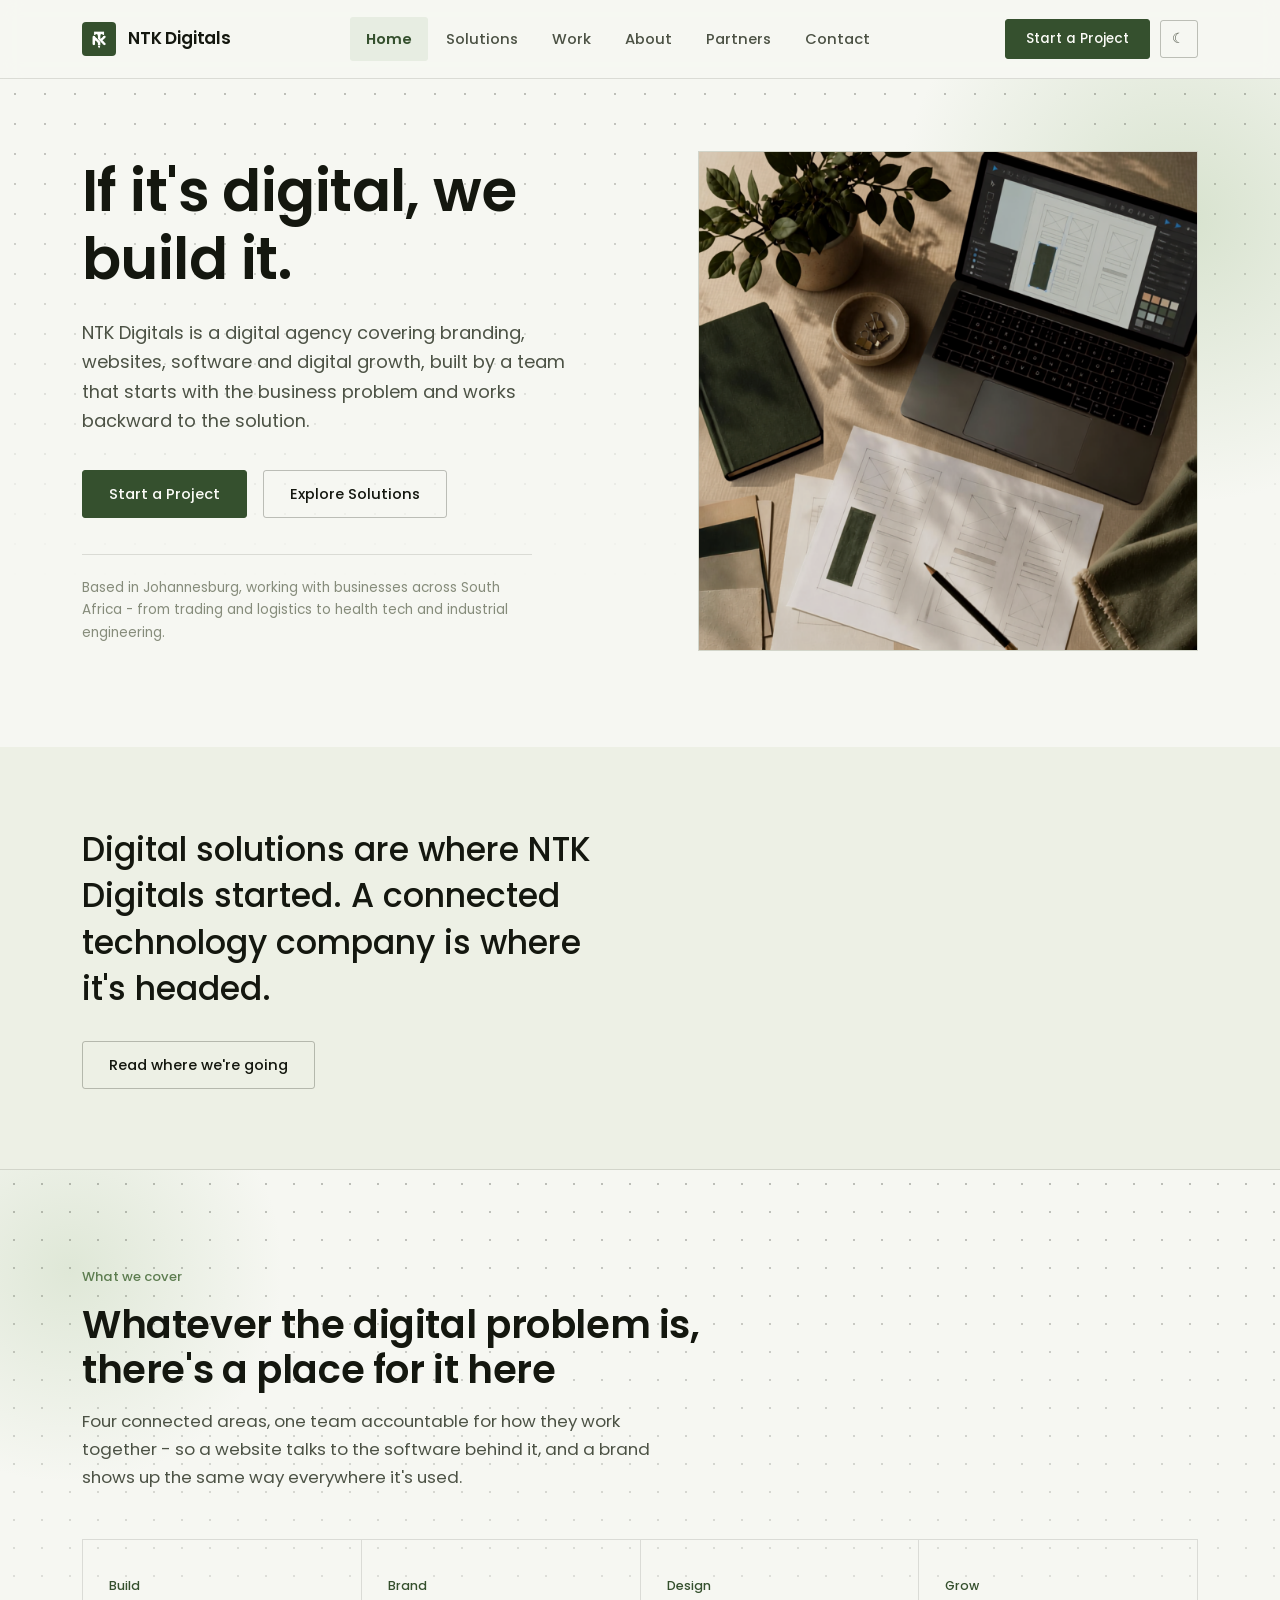
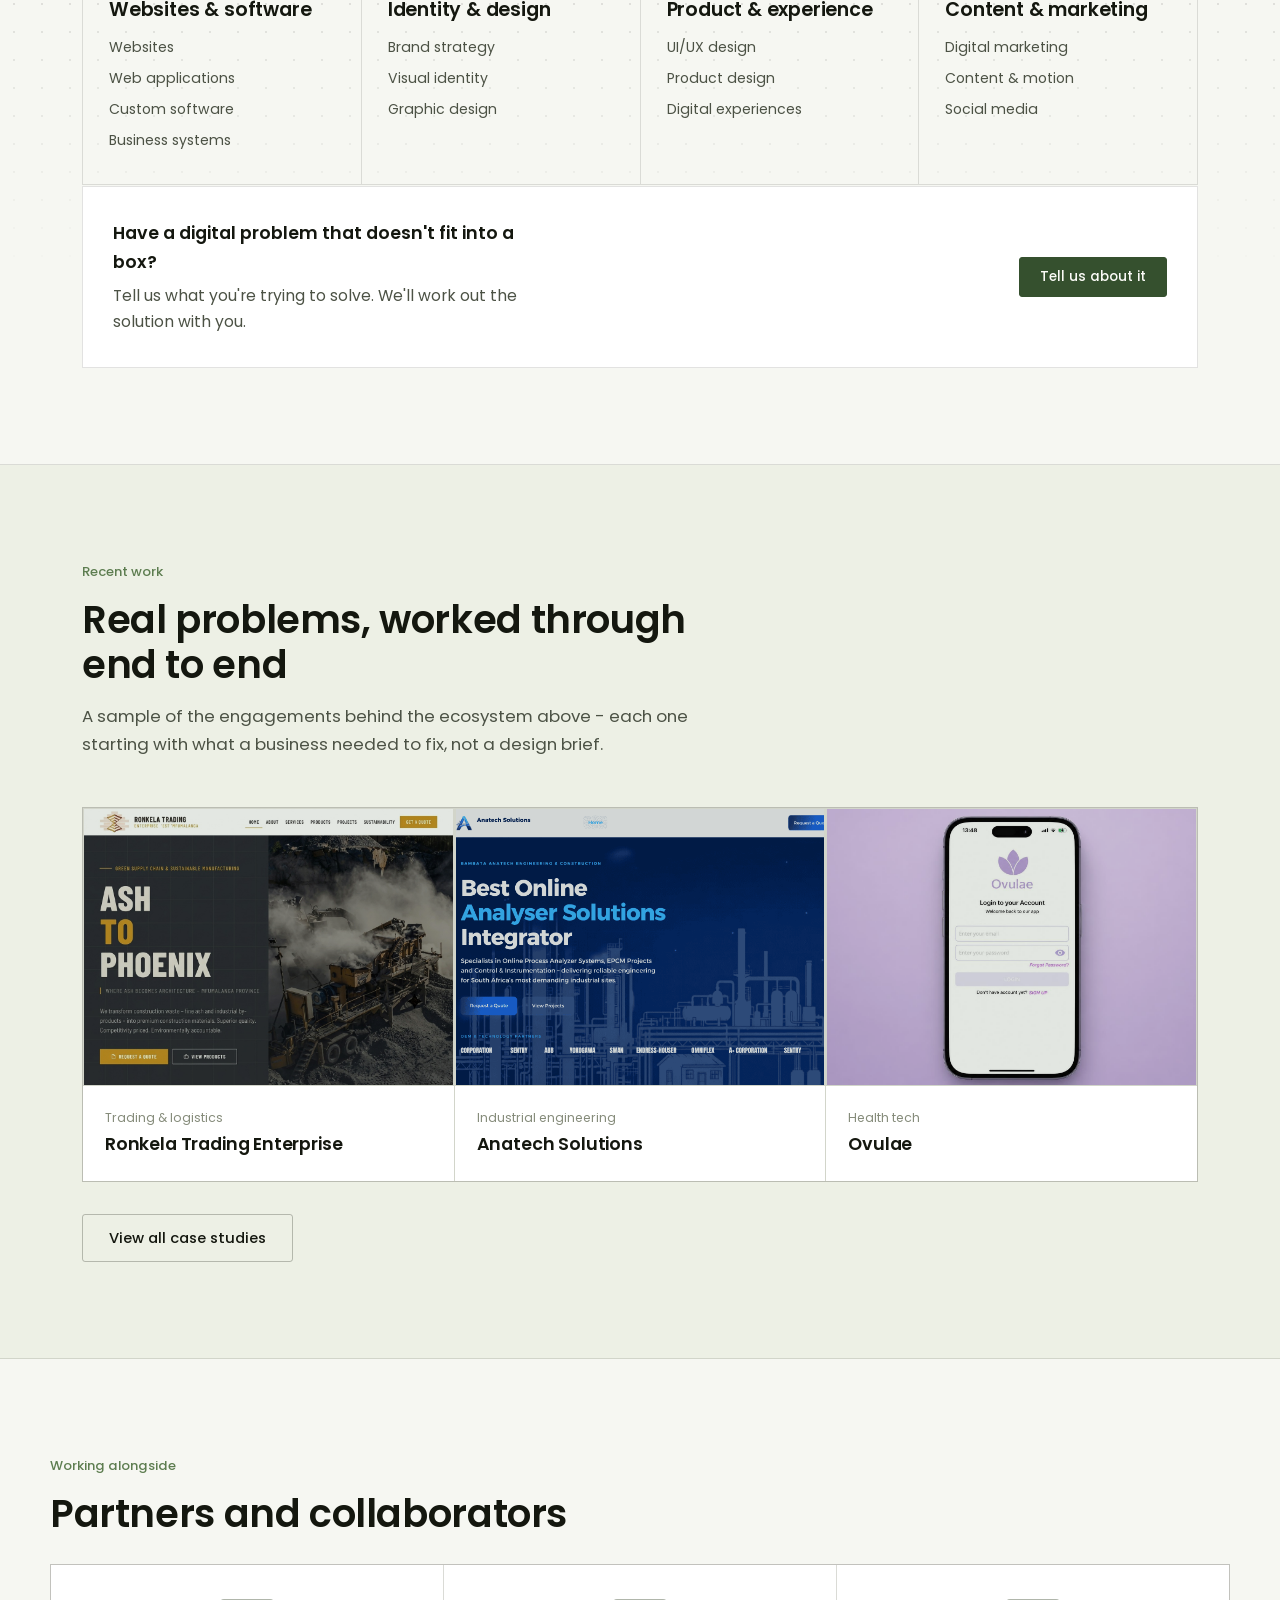
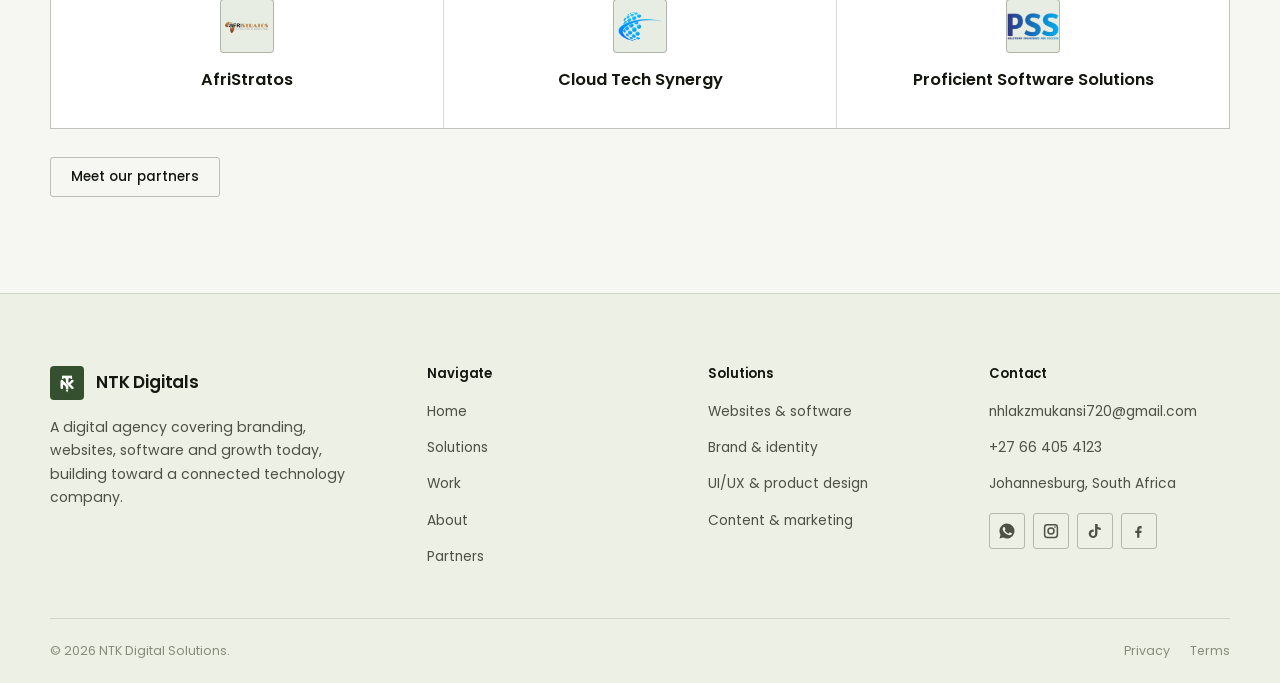
<file: index.html>
<!DOCTYPE html>
<html lang="en" data-theme="light">
<head>
  <!-- Google tag (gtag.js) -->
<script async src="https://www.googletagmanager.com/gtag/js?id=G-7077BY9BQ8"></script>
<script>
  window.dataLayer = window.dataLayer || [];
  function gtag(){dataLayer.push(arguments);}
  gtag('js', new Date());

  gtag('config', 'G-7077BY9BQ8');
</script>
<meta charset="UTF-8">
<meta name="viewport" content="width=device-width, initial-scale=1.0">
<title>NTK Digitals — Digital Agency: Branding, Websites &amp; Software</title>
<meta name="description" content="NTK Digitals is a digital agency covering branding, websites, software and digital growth for South African businesses, with an eye on where digital infrastructure is headed next.">
<link rel="preconnect" href="https://fonts.googleapis.com">
<link rel="preconnect" href="https://fonts.gstatic.com" crossorigin>
<link href="https://fonts.googleapis.com/css2?family=Poppins:wght@300;400;500;600;700&display=swap" rel="stylesheet">
<link rel="stylesheet" href="assets/css/style.css">
  <link rel="icon" href="favicon.ico" sizes="any">
<link rel="icon" type="image/png" sizes="32x32" href="IMAGES/favicon-32.png">
<link rel="icon" type="image/png" sizes="16x16" href="IMAGES/favicon-16.png">
<link rel="apple-touch-icon" href="IMAGES/apple-touch-icon.png">
</head>
<body>

<header class="site">
  <div class="container nav-row">
    <a href="index.html" class="brand">
      <span class="mark"><img src="IMAGES/logo.png" alt="NTK Digitals mark"></span>
      <span class="word">NTK Digitals</span>
    </a>
    <nav class="nav-links" aria-label="Primary">
      <a href="index.html" class="current">Home</a>
      <a href="services.html">Solutions</a>
      <a href="work.html">Work</a>
      <a href="about.html">About</a>
      <a href="partners.html">Partners</a>
      <a href="contact.html">Contact</a>
    </nav>
    <div class="nav-right">
      <a href="contact.html" class="btn btn-primary btn-sm">Start a Project</a>
      <button class="theme-toggle" id="themeToggle" aria-label="Toggle dark mode">☾</button>
      <button class="menu-btn" id="menuBtn" aria-expanded="false" aria-controls="mobilePanel"><span></span><span></span><span></span></button>
    </div>
  </div>
  <nav class="mobile-panel container" id="mobilePanel" aria-label="Mobile">
    <a href="index.html" class="current">Home</a>
    <a href="services.html">Solutions</a>
    <a href="work.html">Work</a>
    <a href="about.html">About</a>
    <a href="partners.html">Partners</a>
    <a href="contact.html">Contact</a>
    <a href="contact.html" class="btn btn-primary btn-sm">Start a Project</a>
  </nav>
</header>

<main>

  <!-- HERO -->
  <section class="hero">
    <div class="container">
    <div class="hero-grid">
      <div class="reveal-in">
        <h1>If it's digital, we build it.</h1>
        <p class="lede">NTK Digitals is a digital agency covering branding, websites, software and digital growth, built by a team that starts with the business problem and works backward to the solution.</p>
        <div class="btn-row">
          <a href="contact.html" class="btn btn-primary">Start a Project</a>
          <a href="services.html" class="btn btn-secondary">Explore Solutions</a>
        </div>
        <p class="hero-note">Based in Johannesburg, working with businesses across South Africa - from trading and logistics to health tech and industrial engineering.</p>
      </div>
      <div class="img-frame hero-visual reveal-in">
        <img src="IMAGES/home%20vis.png" alt="NTK Digitals at work across branding, web and software projects">
      </div>
    </div>
    </div>
  </section>
  <div class="statement">
    <div class="container">
    <p>Digital solutions are where NTK Digitals started. A connected technology company is where it's headed.</p>
    <a href="about.html" class="btn btn-secondary">Read where we're going</a>
    </div>
  </div>

  <!-- ECOSYSTEM -->
  <section class="section bg-texture">
    <div class="container">
    <div class="section-head">
      <span class="kicker">What we cover</span>
      <h2>Whatever the digital problem is, there's a place for it here</h2>
      <p>Four connected areas, one team accountable for how they work together - so a website talks to the software behind it, and a brand shows up the same way everywhere it's used.</p>
    </div>

    <div class="eco-grid">
      <div class="eco-col">
        <span class="eco-tag">Build</span>
        <h3>Websites &amp; software</h3>
        <ul>
          <li>Websites</li>
          <li>Web applications</li>
          <li>Custom software</li>
          <li>Business systems</li>
        </ul>
      </div>
      <div class="eco-col">
        <span class="eco-tag">Brand</span>
        <h3>Identity &amp; design</h3>
        <ul>
          <li>Brand strategy</li>
          <li>Visual identity</li>
          <li>Graphic design</li>
        </ul>
      </div>
      <div class="eco-col">
        <span class="eco-tag">Design</span>
        <h3>Product &amp; experience</h3>
        <ul>
          <li>UI/UX design</li>
          <li>Product design</li>
          <li>Digital experiences</li>
        </ul>
      </div>
      <div class="eco-col">
        <span class="eco-tag">Grow</span>
        <h3>Content &amp; marketing</h3>
        <ul>
          <li>Digital marketing</li>
          <li>Content &amp; motion</li>
          <li>Social media</li>
        </ul>
      </div>
    </div>

    <div class="overflow-panel">
      <p><strong>Have a digital problem that doesn't fit into a box?</strong>Tell us what you're trying to solve. We'll work out the solution with you.</p>
      <a href="contact.html" class="btn btn-primary btn-sm">Tell us about it</a>
    </div>
    </div>
  </section>

  <!-- WORK PREVIEW -->
  <section class="section section-tint">
    <div class="container">
      <div class="section-head">
        <span class="kicker">Recent work</span>
        <h2>Real problems, worked through end to end</h2>
        <p>A sample of the engagements behind the ecosystem above - each one starting with what a business needed to fix, not a design brief.</p>
      </div>

      <div class="work-preview-grid">
        <a href="work.html" class="work-preview-card">
          <div class="img-frame"><img src="IMAGES/Ronkela.jfif" alt="Brand and website work for Ronkela Trading Enterprise"></div>
          <div class="wp-body">
            <div class="wp-field">Trading &amp; logistics</div>
            <h3>Ronkela Trading Enterprise</h3>
          </div>
        </a>
        <a href="work.html" class="work-preview-card">
          <div class="img-frame"><img src="IMAGES/Anatech.png" alt="Website and catalogue work for Anatech Solutions"></div>
          <div class="wp-body">
            <div class="wp-field">Industrial engineering</div>
            <h3>Anatech Solutions</h3>
          </div>
        </a>
        <a href="work.html" class="work-preview-card">
          <div class="img-frame"><img src="IMAGES/Ovulae.png" alt="Internal software work for Ovulae"></div>
          <div class="wp-body">
            <div class="wp-field">Health tech</div>
            <h3>Ovulae</h3>
          </div>
        </a>
      </div>
      <div style="margin-top:32px;"><a href="work.html" class="btn btn-secondary">View all case studies</a></div>
    </div>
  </section>

  <!-- PARTNERS STRIP -->
  <section class="section container">
    <div class="section-head" style="margin-bottom:28px;">
      <span class="kicker">Working alongside</span>
      <h2>Partners and collaborators</h2>
    </div>
    <div class="partners-grid">
      <div class="partner-logo"><div class="partner-mark"><img src="IMAGES/afristratos_final-removebg-preview.png" alt="Afristratos logo"></div><span>AfriStratos</span></div>
      <div class="partner-logo"><div class="partner-mark"><img src="IMAGES/Cloudtech.png" alt="Cloudtech logo"></div><span>Cloud Tech Synergy</span></div>
      <div class="partner-logo"><div class="partner-mark"><img src="IMAGES/PSs-removebg-preview.png" alt="PSS logo"></div><span>Proficient Software Solutions</span></div>
    </div>
    <div style="margin-top:28px;"><a href="partners.html" class="btn btn-secondary btn-sm">Meet our partners</a></div>
  </section>

</main>

<footer class="site">
  <div class="container foot-top">
    <div class="foot-brand">
      <a href="index.html" class="brand"><span class="mark"><img src="IMAGES/logo.png" alt="NTK Digitals mark"></span><span class="word">NTK Digitals</span></a>
      <p>A digital agency covering branding, websites, software and growth today, building toward a connected technology company.</p>
    </div>
    <div class="foot-col">
      <h4>Navigate</h4>
      <ul>
        <li><a href="index.html">Home</a></li>
        <li><a href="services.html">Solutions</a></li>
        <li><a href="work.html">Work</a></li>
        <li><a href="about.html">About</a></li>
        <li><a href="partners.html">Partners</a></li>
      </ul>
    </div>
    <div class="foot-col">
      <h4>Solutions</h4>
      <ul>
        <li><span>Websites &amp; software</span></li>
        <li><span>Brand &amp; identity</span></li>
        <li><span>UI/UX &amp; product design</span></li>
        <li><span>Content &amp; marketing</span></li>
      </ul>
    </div>
    <div class="foot-col">
      <h4>Contact</h4>
      <ul>
        <li><a href="mailto:nhlakzmukansi720@gmail.com">nhlakzmukansi720@gmail.com</a></li>
        <li><a href="tel:+27664054123">+27 66 405 4123</a></li>
        <li><span>Johannesburg, South Africa</span></li>
      </ul>
      <div class="social-row">
        <a href="https://wa.me/27664054123" class="social-badge wa" target="_blank" rel="noopener" aria-label="Chat on WhatsApp"><svg viewBox="0 0 24 24" fill="currentColor"><path d="M12 2a10 10 0 0 0-8.6 15.1L2 22l5-1.3A10 10 0 1 0 12 2zm5.8 14.2c-.2.6-1.2 1.2-1.9 1.3-.5.1-1.1.2-3.5-.7-2.9-1.2-4.8-4.1-4.9-4.3-.1-.2-1.2-1.6-1.2-3s.7-2.1 1-2.4c.2-.3.5-.3.7-.3h.5c.2 0 .4 0 .6.5.2.5.7 1.8.8 1.9.1.2.1.3 0 .5-.1.2-.1.3-.3.5l-.4.5c-.1.2-.3.4-.1.7.2.3.9 1.4 1.9 2.3 1.3 1.1 2.4 1.5 2.7 1.6.3.1.5.1.7-.1.2-.2.8-.9 1-1.2.2-.3.4-.2.7-.1.3.1 1.7.8 2 .9.3.2.5.2.6.4.1.1.1.7-.1 1.3z"/></svg></a>
        <a href="https://www.instagram.com/ntkdigitals?stkn=MXdsNm9ycWZwaTd5cw%3D%3D&utm_source=qr" class="social-badge ig" aria-label="Instagram (add your link)"><svg viewBox="0 0 24 24" fill="currentColor"><path fill-rule="evenodd" clip-rule="evenodd" d="M7 2.5h10A4.5 4.5 0 0 1 21.5 7v10a4.5 4.5 0 0 1-4.5 4.5H7A4.5 4.5 0 0 1 2.5 17V7A4.5 4.5 0 0 1 7 2.5zm0 2A2.5 2.5 0 0 0 4.5 7v10A2.5 2.5 0 0 0 7 19.5h10a2.5 2.5 0 0 0 2.5-2.5V7A2.5 2.5 0 0 0 17 4.5H7zM12 7a5 5 0 1 1 0 10 5 5 0 0 1 0-10zm0 2a3 3 0 1 0 0 6 3 3 0 0 0 0-6zm5.3-3.3a1.1 1.1 0 1 1 0 2.2 1.1 1.1 0 0 1 0-2.2z"/></svg></a>
        <a href="https://www.tiktok.com/@ntkdigitals?_r=1&_t=ZS-99dvV8CeYS1" class="social-badge tt" aria-label="TikTok (add your link)"><svg viewBox="0 0 24 24" fill="currentColor"><path d="M16.6 5.8c-.8-.9-1.3-2-1.4-3.3h-3.1v13.4a2.7 2.7 0 1 1-1.9-2.6V9.9a5.8 5.8 0 1 0 5 5.7V9.4a7.6 7.6 0 0 0 4.4 1.4V7.7c-1 0-2.1-.3-3-.7-.4-.2-.7-.4-1-.6a5 5 0 0 1-1-.6z"/></svg></a>
        <a href="https://www.facebook.com/share/18TsEqpqkS/?mibextid=wwXIfr" class="social-badge fb" aria-label="Facebook (add your link)"><svg viewBox="0 0 24 24" fill="currentColor"><path d="M15.5 8.5h-2c-.6 0-1 .5-1 1.2v2.1h3l-.4 3h-2.6V21h-3v-6.2H7v-3h2.5v-2.4c0-2.5 1.5-4.1 3.9-4.1 1.1 0 2.1.1 2.1.1v3z"/></svg></a>
      </div>
    </div>
  </div>
  <div class="container foot-bottom">
    <p>© 2026 NTK Digital Solutions.</p>
    <div class="foot-links">
      <a href="#">Privacy</a>
      <a href="#">Terms</a>
    </div>
  </div>
</footer>

<script src="assets/js/main.js"></script>
</body>
</html>
</file>
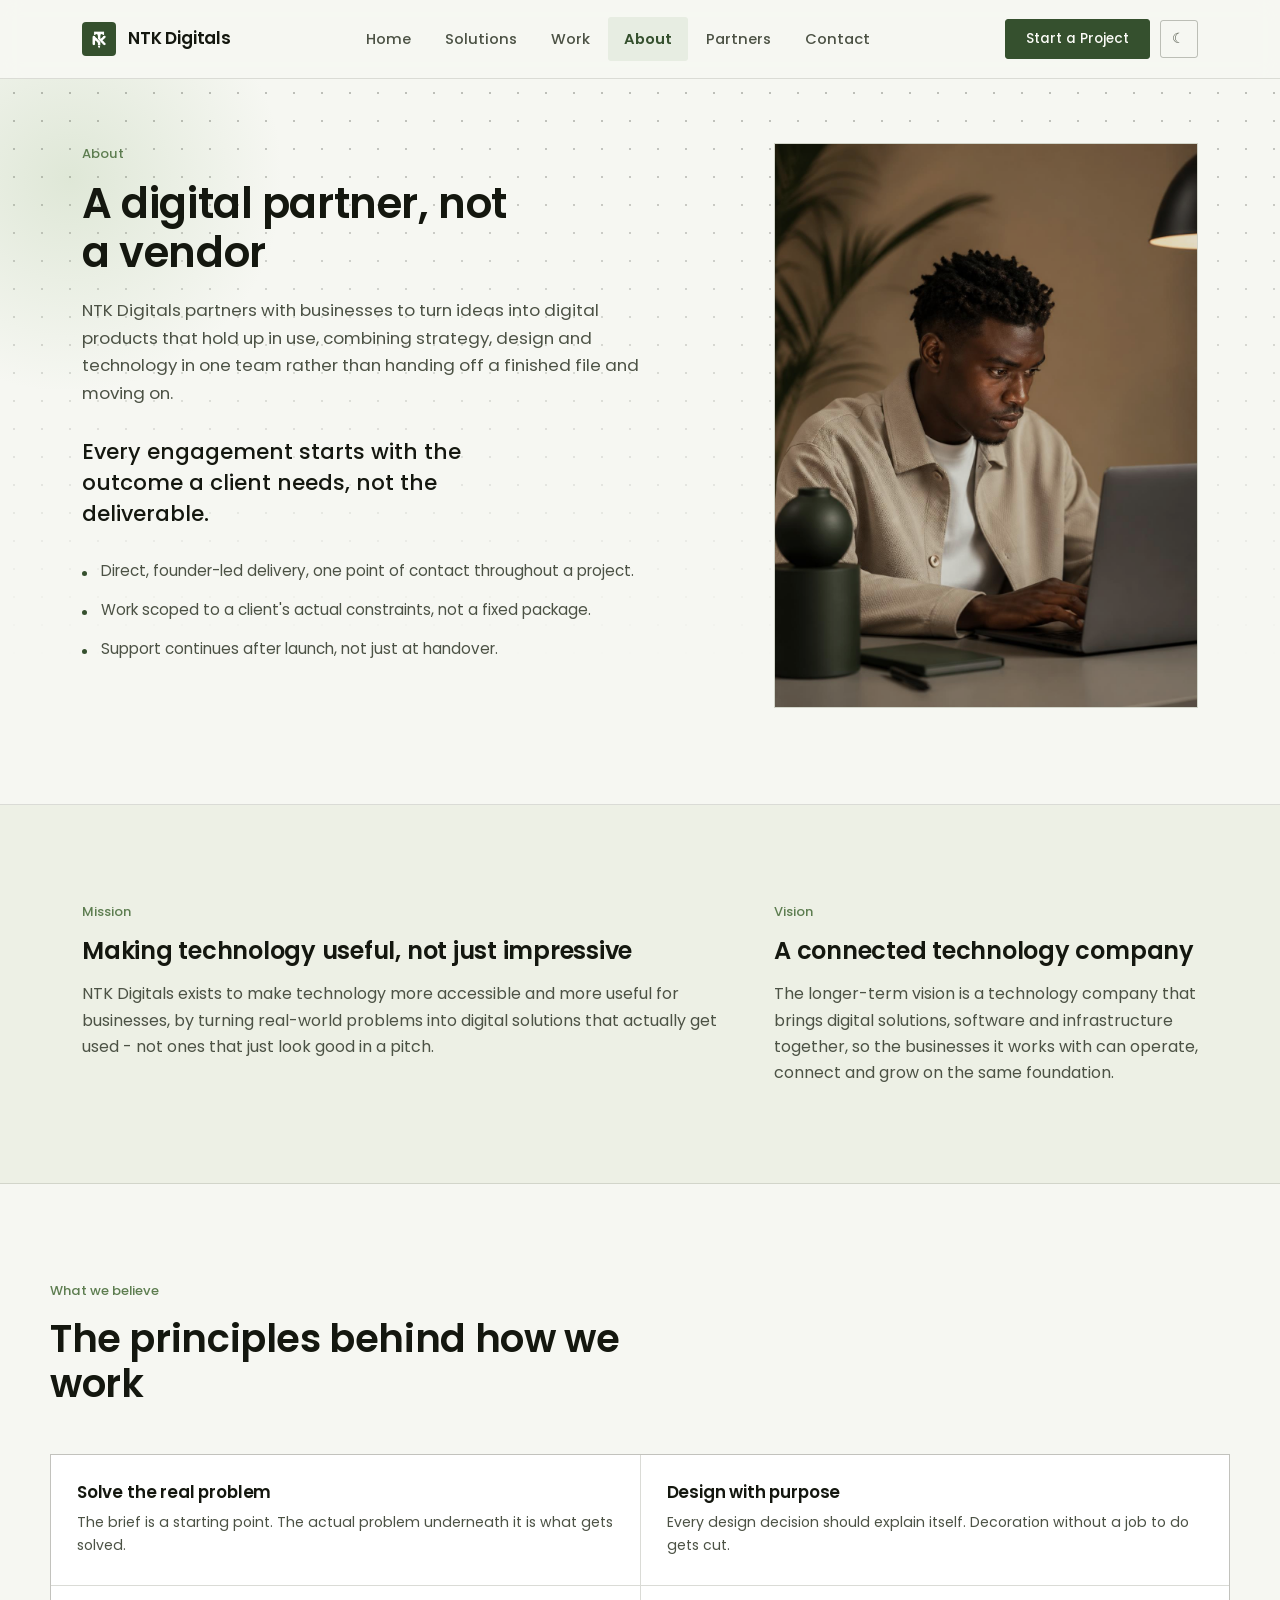
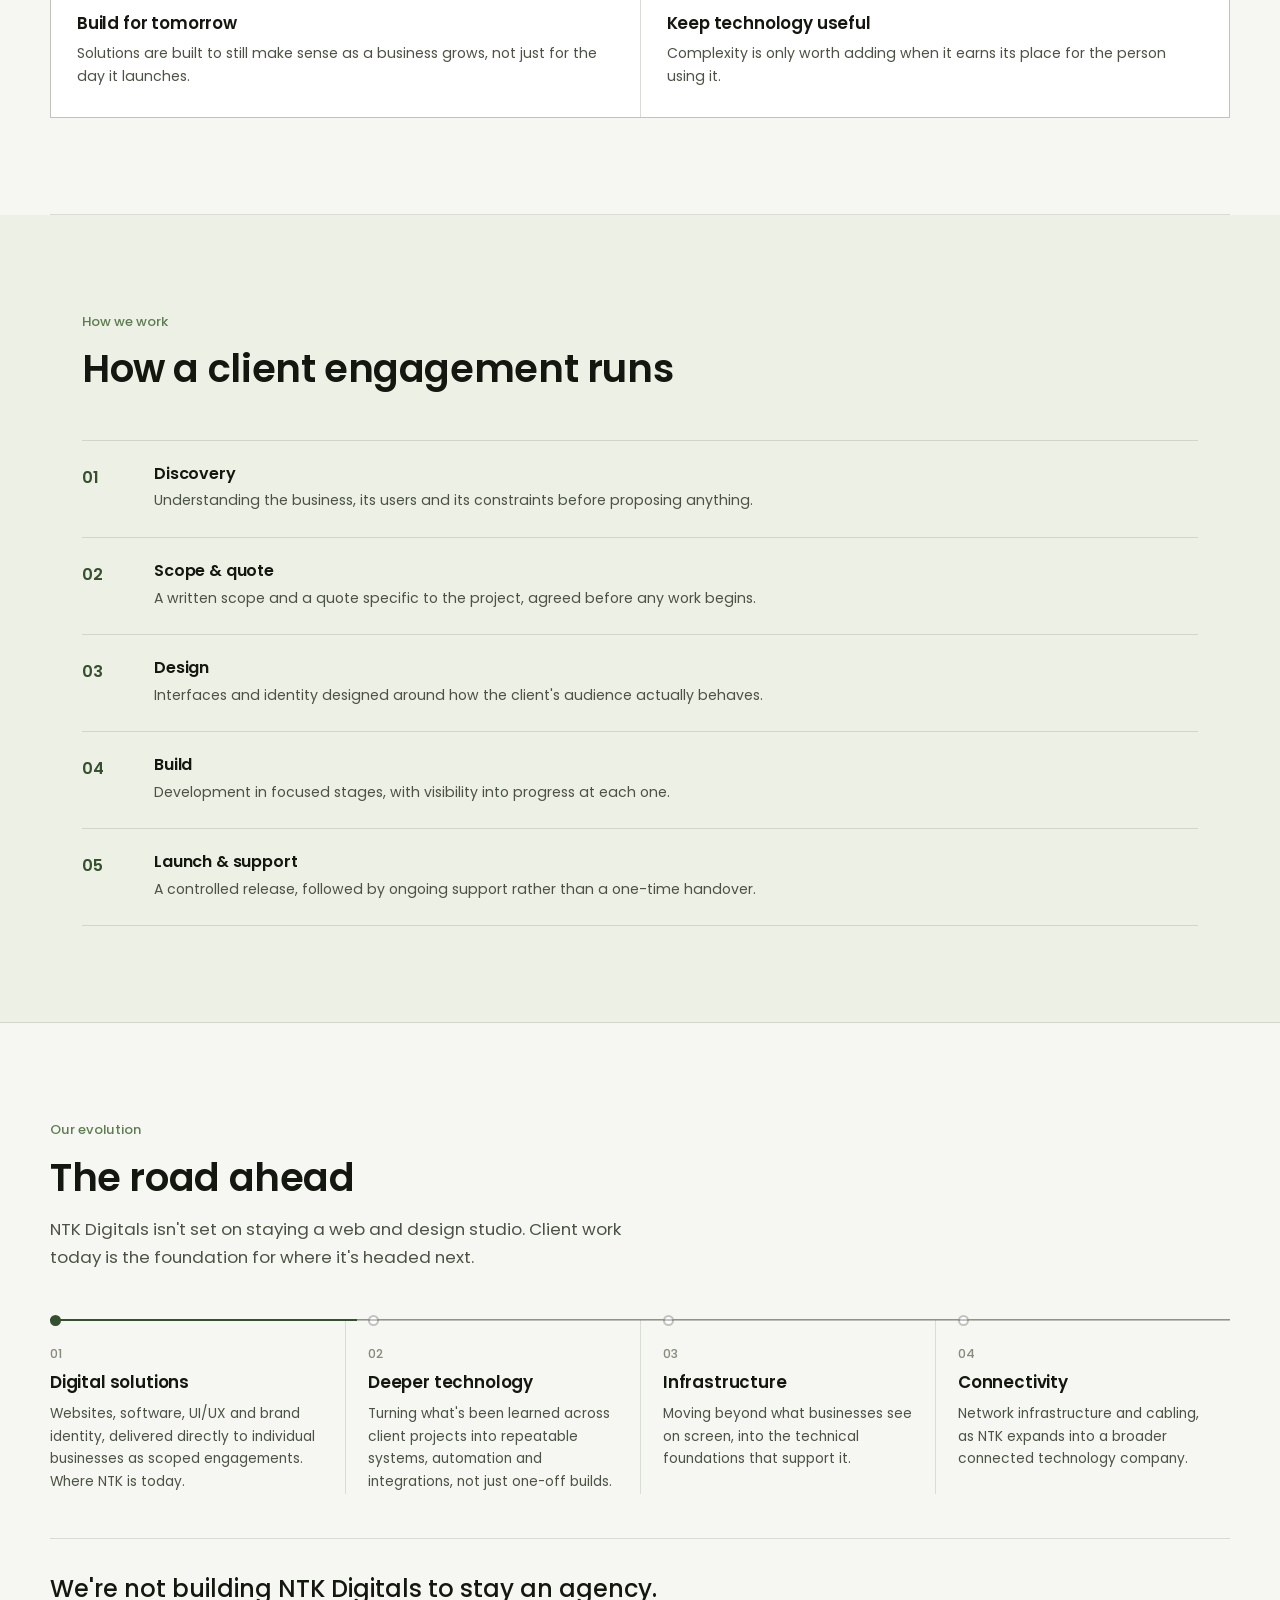
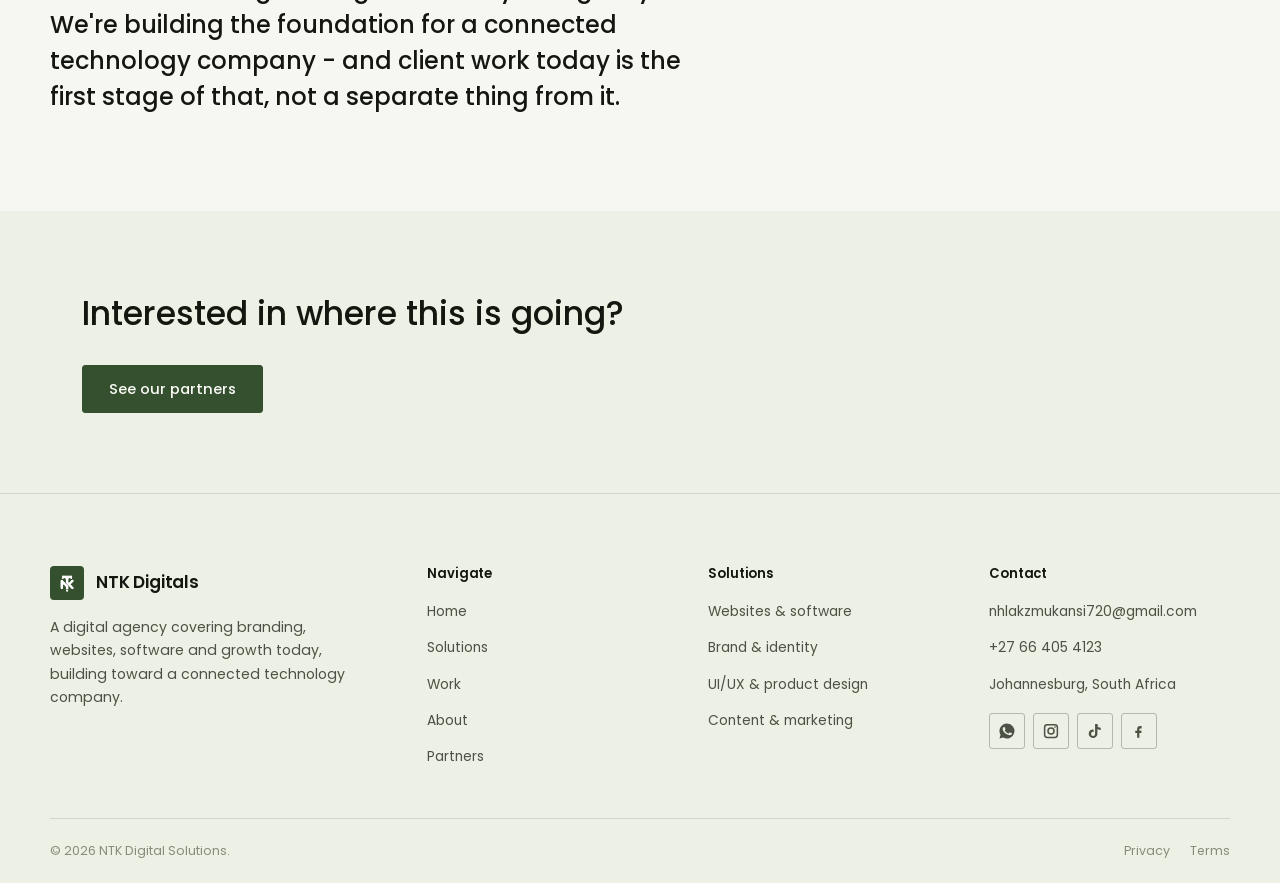
<file: about.html>
<!DOCTYPE html>
<html lang="en" data-theme="light">
<head>
  <!-- Google tag (gtag.js) -->
<script async src="https://www.googletagmanager.com/gtag/js?id=G-7077BY9BQ8"></script>
<script>
  window.dataLayer = window.dataLayer || [];
  function gtag(){dataLayer.push(arguments);}
  gtag('js', new Date());

  gtag('config', 'G-7077BY9BQ8');
</script>
<meta charset="UTF-8">
<meta name="viewport" content="width=device-width, initial-scale=1.0">
<title>About &amp; Vision — NTK Digitals</title>
<meta name="description" content="NTK Digitals is a founder-led digital agency building from digital solutions today toward a connected technology company, including future infrastructure and connectivity work.">
<link rel="preconnect" href="https://fonts.googleapis.com">
<link rel="preconnect" href="https://fonts.gstatic.com" crossorigin>
<link href="https://fonts.googleapis.com/css2?family=Poppins:wght@300;400;500;600;700&display=swap" rel="stylesheet">
<link rel="stylesheet" href="assets/css/style.css">
</head>
<body>

<header class="site">
  <div class="container nav-row">
    <a href="index.html" class="brand">
      <span class="mark"><img src="IMAGES/logo.png" alt="NTK Digitals mark"></span>
      <span class="word">NTK Digitals</span>
    </a>
    <nav class="nav-links" aria-label="Primary">
      <a href="index.html">Home</a>
      <a href="services.html">Solutions</a>
      <a href="work.html">Work</a>
      <a href="about.html" class="current">About</a>
      <a href="partners.html">Partners</a>
      <a href="contact.html">Contact</a>
    </nav>
    <div class="nav-right">
      <a href="contact.html" class="btn btn-primary btn-sm">Start a Project</a>
      <button class="theme-toggle" id="themeToggle" aria-label="Toggle dark mode">☾</button>
      <button class="menu-btn" id="menuBtn" aria-expanded="false" aria-controls="mobilePanel"><span></span><span></span><span></span></button>
    </div>
  </div>
  <nav class="mobile-panel container" id="mobilePanel" aria-label="Mobile">
    <a href="index.html">Home</a>
    <a href="services.html">Solutions</a>
    <a href="work.html">Work</a>
    <a href="about.html" class="current">About</a>
    <a href="partners.html">Partners</a>
    <a href="contact.html">Contact</a>
    <a href="contact.html" class="btn btn-primary btn-sm">Start a Project</a>
  </nav>
</header>

<main>

  <!-- ABOUT INTRO -->
  <section class="section bg-texture" style="padding-top:64px;">
    <div class="container">
    <div class="about-grid">
      <div>
        <span class="kicker">About</span>
        <h1 style="font-size:clamp(1.9rem,3.6vw,2.6rem); margin-bottom:20px; max-width:16ch;">A digital partner, not a vendor</h1>
        <p style="font-size:1.05rem; max-width:52ch;">NTK Digitals partners with businesses to turn ideas into digital products that hold up in use, combining strategy, design and technology in one team rather than handing off a finished file and moving on.</p>
        <p class="about-quote">Every engagement starts with the outcome a client needs, not the deliverable.</p>
        <ul class="about-list">
          <li><span class="dot"></span> Direct, founder-led delivery, one point of contact throughout a project.</li>
          <li><span class="dot"></span> Work scoped to a client's actual constraints, not a fixed package.</li>
          <li><span class="dot"></span> Support continues after launch, not just at handover.</li>
        </ul>
      </div>
      <div class="img-frame about-visual">
        <img src="IMAGES/About%20vis.png" alt="NTK Digitals at work">
      </div>
    </div>
    </div>
  </section>

  <!-- MISSION / VISION -->
  <section class="section section-tint">
    <div class="container">
      <div class="about-grid" style="align-items:flex-start;">
        <div>
          <span class="kicker">Mission</span>
          <h2 style="margin-bottom:16px;">Making technology useful, not just impressive</h2>
          <p>NTK Digitals exists to make technology more accessible and more useful for businesses, by turning real-world problems into digital solutions that actually get used - not ones that just look good in a pitch.</p>
        </div>
        <div>
          <span class="kicker">Vision</span>
          <h2 style="margin-bottom:16px;">A connected technology company</h2>
          <p>The longer-term vision is a technology company that brings digital solutions, software and infrastructure together, so the businesses it works with can operate, connect and grow on the same foundation.</p>
        </div>
      </div>
    </div>
  </section>

  <!-- VALUES -->
  <section class="section container">
    <div class="section-head">
      <span class="kicker">What we believe</span>
      <h2>The principles behind how we work</h2>
    </div>
    <div class="value-grid">
      <div class="value-card">
        <h3>Solve the real problem</h3>
        <p>The brief is a starting point. The actual problem underneath it is what gets solved.</p>
      </div>
      <div class="value-card">
        <h3>Design with purpose</h3>
        <p>Every design decision should explain itself. Decoration without a job to do gets cut.</p>
      </div>
      <div class="value-card">
        <h3>Build for tomorrow</h3>
        <p>Solutions are built to still make sense as a business grows, not just for the day it launches.</p>
      </div>
      <div class="value-card">
        <h3>Keep technology useful</h3>
        <p>Complexity is only worth adding when it earns its place for the person using it.</p>
      </div>
    </div>
  </section>

  <!-- HOW WE WORK -->
  <section class="section section-tint">
    <div class="container">
      <div class="section-head">
        <span class="kicker">How we work</span>
        <h2>How a client engagement runs</h2>
      </div>
      <div class="process-step">
        <div class="num">01</div>
        <div><h4>Discovery</h4><p>Understanding the business, its users and its constraints before proposing anything.</p></div>
      </div>
      <div class="process-step">
        <div class="num">02</div>
        <div><h4>Scope &amp; quote</h4><p>A written scope and a quote specific to the project, agreed before any work begins.</p></div>
      </div>
      <div class="process-step">
        <div class="num">03</div>
        <div><h4>Design</h4><p>Interfaces and identity designed around how the client's audience actually behaves.</p></div>
      </div>
      <div class="process-step">
        <div class="num">04</div>
        <div><h4>Build</h4><p>Development in focused stages, with visibility into progress at each one.</p></div>
      </div>
      <div class="process-step">
        <div class="num">05</div>
        <div><h4>Launch &amp; support</h4><p>A controlled release, followed by ongoing support rather than a one-time handover.</p></div>
      </div>
    </div>
  </section>

  <!-- ROAD AHEAD -->
  <section class="section container">
    <div class="section-head">
      <span class="kicker">Our evolution</span>
      <h2>The road ahead</h2>
      <p>NTK Digitals isn't set on staying a web and design studio. Client work today is the foundation for where it's headed next.</p>
    </div>

    <div class="roadmap">
      <div class="roadmap-track">
        <div class="rm-stage active">
          <div class="rm-dot"></div>
          <div class="rm-num">01</div>
          <h3>Digital solutions</h3>
          <p>Websites, software, UI/UX and brand identity, delivered directly to individual businesses as scoped engagements. Where NTK is today.</p>
        </div>
        <div class="rm-stage">
          <div class="rm-dot"></div>
          <div class="rm-num">02</div>
          <h3>Deeper technology</h3>
          <p>Turning what's been learned across client projects into repeatable systems, automation and integrations, not just one-off builds.</p>
        </div>
        <div class="rm-stage">
          <div class="rm-dot"></div>
          <div class="rm-num">03</div>
          <h3>Infrastructure</h3>
          <p>Moving beyond what businesses see on screen, into the technical foundations that support it.</p>
        </div>
        <div class="rm-stage">
          <div class="rm-dot"></div>
          <div class="rm-num">04</div>
          <h3>Connectivity</h3>
          <p>Network infrastructure and cabling, as NTK expands into a broader connected technology company.</p>
        </div>
      </div>

      <div class="rm-close">
        <p>We're not building NTK Digitals to stay an agency. We're building the foundation for a connected technology company - and client work today is the first stage of that, not a separate thing from it.</p>
      </div>
    </div>
  </section>

  <div class="statement" style="border-bottom:none;">
    <div class="container">
    <p>Interested in where this is going?</p>
    <a href="partners.html" class="btn btn-primary">See our partners</a>
    </div>
  </div>

</main>

<footer class="site">
  <div class="container foot-top">
    <div class="foot-brand">
      <a href="index.html" class="brand"><span class="mark"><img src="IMAGES/logo.png" alt="NTK Digitals mark"></span><span class="word">NTK Digitals</span></a>
      <p>A digital agency covering branding, websites, software and growth today, building toward a connected technology company.</p>
    </div>
    <div class="foot-col">
      <h4>Navigate</h4>
      <ul>
        <li><a href="index.html">Home</a></li>
        <li><a href="services.html">Solutions</a></li>
        <li><a href="work.html">Work</a></li>
        <li><a href="about.html">About</a></li>
        <li><a href="partners.html">Partners</a></li>
      </ul>
    </div>
    <div class="foot-col">
      <h4>Solutions</h4>
      <ul>
        <li><span>Websites &amp; software</span></li>
        <li><span>Brand &amp; identity</span></li>
        <li><span>UI/UX &amp; product design</span></li>
        <li><span>Content &amp; marketing</span></li>
      </ul>
    </div>
    <div class="foot-col">
      <h4>Contact</h4>
      <ul>
        <li><a href="mailto:nhlakzmukansi720@gmail.com">nhlakzmukansi720@gmail.com</a></li>
        <li><a href="tel:+27664054123">+27 66 405 4123</a></li>
        <li><span>Johannesburg, South Africa</span></li>
      </ul>
      <div class="social-row">
        <a href="https://wa.me/27664054123" class="social-badge wa" target="_blank" rel="noopener" aria-label="Chat on WhatsApp"><svg viewBox="0 0 24 24" fill="currentColor"><path d="M12 2a10 10 0 0 0-8.6 15.1L2 22l5-1.3A10 10 0 1 0 12 2zm5.8 14.2c-.2.6-1.2 1.2-1.9 1.3-.5.1-1.1.2-3.5-.7-2.9-1.2-4.8-4.1-4.9-4.3-.1-.2-1.2-1.6-1.2-3s.7-2.1 1-2.4c.2-.3.5-.3.7-.3h.5c.2 0 .4 0 .6.5.2.5.7 1.8.8 1.9.1.2.1.3 0 .5-.1.2-.1.3-.3.5l-.4.5c-.1.2-.3.4-.1.7.2.3.9 1.4 1.9 2.3 1.3 1.1 2.4 1.5 2.7 1.6.3.1.5.1.7-.1.2-.2.8-.9 1-1.2.2-.3.4-.2.7-.1.3.1 1.7.8 2 .9.3.2.5.2.6.4.1.1.1.7-.1 1.3z"/></svg></a>
        <a href="https://www.instagram.com/ntkdigitals?stkn=MXdsNm9ycWZwaTd5cw%3D%3D&utm_source=qr" class="social-badge ig" aria-label="Instagram (add your link)"><svg viewBox="0 0 24 24" fill="currentColor"><path fill-rule="evenodd" clip-rule="evenodd" d="M7 2.5h10A4.5 4.5 0 0 1 21.5 7v10a4.5 4.5 0 0 1-4.5 4.5H7A4.5 4.5 0 0 1 2.5 17V7A4.5 4.5 0 0 1 7 2.5zm0 2A2.5 2.5 0 0 0 4.5 7v10A2.5 2.5 0 0 0 7 19.5h10a2.5 2.5 0 0 0 2.5-2.5V7A2.5 2.5 0 0 0 17 4.5H7zM12 7a5 5 0 1 1 0 10 5 5 0 0 1 0-10zm0 2a3 3 0 1 0 0 6 3 3 0 0 0 0-6zm5.3-3.3a1.1 1.1 0 1 1 0 2.2 1.1 1.1 0 0 1 0-2.2z"/></svg></a>
        <a href="https://www.tiktok.com/@ntkdigitals?_r=1&_t=ZS-99dvV8CeYS1" class="social-badge tt" aria-label="TikTok (add your link)"><svg viewBox="0 0 24 24" fill="currentColor"><path d="M16.6 5.8c-.8-.9-1.3-2-1.4-3.3h-3.1v13.4a2.7 2.7 0 1 1-1.9-2.6V9.9a5.8 5.8 0 1 0 5 5.7V9.4a7.6 7.6 0 0 0 4.4 1.4V7.7c-1 0-2.1-.3-3-.7-.4-.2-.7-.4-1-.6a5 5 0 0 1-1-.6z"/></svg></a>
        <a href="https://www.facebook.com/share/18TsEqpqkS/?mibextid=wwXIfr" class="social-badge fb" aria-label="Facebook (add your link)"><svg viewBox="0 0 24 24" fill="currentColor"><path d="M15.5 8.5h-2c-.6 0-1 .5-1 1.2v2.1h3l-.4 3h-2.6V21h-3v-6.2H7v-3h2.5v-2.4c0-2.5 1.5-4.1 3.9-4.1 1.1 0 2.1.1 2.1.1v3z"/></svg></a>
      </div>
    </div>
  </div>
  <div class="container foot-bottom">
    <p>© 2026 NTK Digital Solutions.</p>
    <div class="foot-links">
      <a href="#">Privacy</a>
      <a href="#">Terms</a>
    </div>
  </div>
</footer>

<script src="assets/js/main.js"></script>
</body>
</html>
</file>
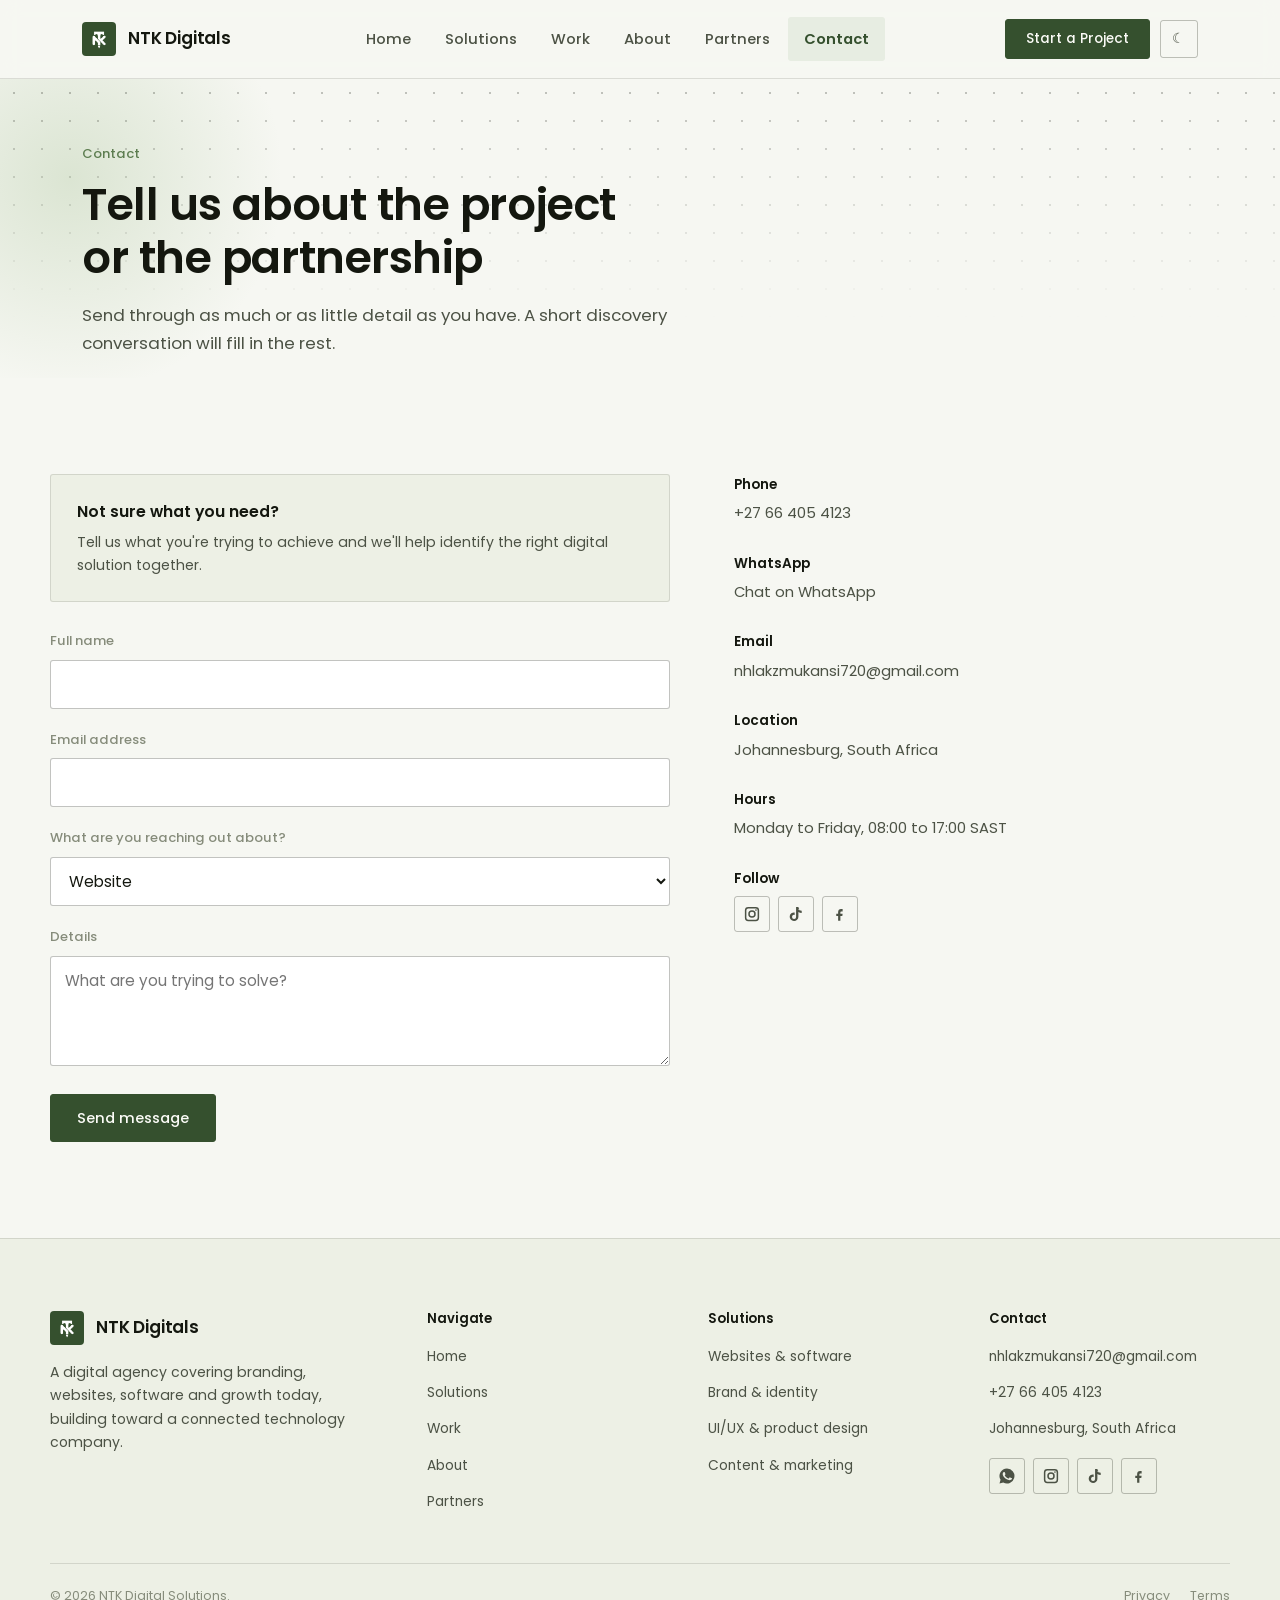
<file: contact.html>
<!DOCTYPE html>
<html lang="en" data-theme="light">
<head>
  <!-- Google tag (gtag.js) -->
<script async src="https://www.googletagmanager.com/gtag/js?id=G-7077BY9BQ8"></script>
<script>
  window.dataLayer = window.dataLayer || [];
  function gtag(){dataLayer.push(arguments);}
  gtag('js', new Date());

  gtag('config', 'G-7077BY9BQ8');
</script>
<meta charset="UTF-8">
<meta name="viewport" content="width=device-width, initial-scale=1.0">
<title>Contact — NTK Digitals</title>
<meta name="description" content="Start a project with NTK Digitals, or get in touch about a partnership or investment conversation. Based in Johannesburg, working across South Africa.">
<link rel="preconnect" href="https://fonts.googleapis.com">
<link rel="preconnect" href="https://fonts.gstatic.com" crossorigin>
<link href="https://fonts.googleapis.com/css2?family=Poppins:wght@300;400;500;600;700&display=swap" rel="stylesheet">
<link rel="stylesheet" href="assets/css/style.css">
</head>
<body>

<header class="site">
  <div class="container nav-row">
    <a href="index.html" class="brand">
      <span class="mark"><img src="IMAGES/logo.png" alt="NTK Digitals mark"></span>
      <span class="word">NTK Digitals</span>
    </a>
    <nav class="nav-links" aria-label="Primary">
      <a href="index.html">Home</a>
      <a href="services.html">Solutions</a>
      <a href="work.html">Work</a>
      <a href="about.html">About</a>
      <a href="partners.html">Partners</a>
      <a href="contact.html" class="current">Contact</a>
    </nav>
    <div class="nav-right">
      <a href="contact.html" class="btn btn-primary btn-sm">Start a Project</a>
      <button class="theme-toggle" id="themeToggle" aria-label="Toggle dark mode">☾</button>
      <button class="menu-btn" id="menuBtn" aria-expanded="false" aria-controls="mobilePanel"><span></span><span></span><span></span></button>
    </div>
  </div>
  <nav class="mobile-panel container" id="mobilePanel" aria-label="Mobile">
    <a href="index.html">Home</a>
    <a href="services.html">Solutions</a>
    <a href="work.html">Work</a>
    <a href="about.html">About</a>
    <a href="partners.html">Partners</a>
    <a href="contact.html" class="current">Contact</a>
    <a href="contact.html" class="btn btn-primary btn-sm">Start a Project</a>
  </nav>
</header>

<main>
  <section class="page-hero">
    <div class="container">
    <span class="kicker">Contact</span>
    <h1>Tell us about the project or the partnership</h1>
    <p>Send through as much or as little detail as you have. A short discovery conversation will fill in the rest.</p>
    </div>
  </section>

  <section class="section container">
    <div class="contact-grid">
      <div>
        <div class="contact-note">
          <strong>Not sure what you need?</strong>
          <p>Tell us what you're trying to achieve and we'll help identify the right digital solution together.</p>
        </div>

        <!--
          This form sends to your Gmail via Web3Forms (a free form-relay service - no
          server needed). To activate it:
          1. Go to https://web3forms.com and sign up with nhlakzmukansi720@gmail.com
          2. Copy the access key it gives you
          3. Paste it in place of "YOUR_WEB3FORMS_ACCESS_KEY" below
          Until you do that, the form will show an error instead of sending.
        -->
        <form id="contactForm">
          <input type="hidden" name="access_key" value="8cb8de32-cffa-4e94-962a-dd584d6e8071">
          <input type="hidden" name="subject" value="New enquiry from the NTK Digitals website">
          <input type="text" name="botcheck" style="display:none">
          <div class="form-field"><label for="cf-name">Full name</label><input id="cf-name" name="name" type="text" required></div>
          <div class="form-field"><label for="cf-email">Email address</label><input id="cf-email" name="email" type="email" required></div>
          <div class="form-field"><label for="cf-type">What are you reaching out about?</label>
            <select id="cf-type" name="project_type">
              <option>Website</option>
              <option>Software / web app</option>
              <option>Branding</option>
              <option>UI/UX design</option>
              <option>Graphic design</option>
              <option>Digital marketing</option>
              <option>Content / motion</option>
              <option>Technology / infrastructure</option>
              <option>Partnership or investment</option>
              <option>Something else</option>
            </select>
          </div>
          <div class="form-field"><label for="cf-details">Details</label><textarea id="cf-details" name="message" required placeholder="What are you trying to solve?"></textarea></div>
          <button class="btn btn-primary" type="submit">Send message</button>
          <p id="formMsg" style="display:none;" role="status"></p>
        </form>
      </div>

      <div class="contact-details">
        <div class="row"><b>Phone</b><a href="tel:+27664054123">+27 66 405 4123</a></div>
        <div class="row"><b>WhatsApp</b><a href="https://wa.me/27664054123" target="_blank" rel="noopener">Chat on WhatsApp</a></div>
        <div class="row"><b>Email</b><a href="mailto:nhlakzmukansi720@gmail.com">nhlakzmukansi720@gmail.com</a></div>
        <div class="row"><b>Location</b><span>Johannesburg, South Africa</span></div>
        <div class="row"><b>Hours</b><span>Monday to Friday, 08:00 to 17:00 SAST</span></div>
        <div class="row">
          <b>Follow</b>
          <div class="social-row" style="margin-top:6px;">
            <a href="https://www.instagram.com/ntkdigitals?stkn=MXdsNm9ycWZwaTd5cw%3D%3D&utm_source=qr" class="social-badge ig" aria-label="Instagram (add your link)"><svg viewBox="0 0 24 24" fill="currentColor"><path fill-rule="evenodd" clip-rule="evenodd" d="M7 2.5h10A4.5 4.5 0 0 1 21.5 7v10a4.5 4.5 0 0 1-4.5 4.5H7A4.5 4.5 0 0 1 2.5 17V7A4.5 4.5 0 0 1 7 2.5zm0 2A2.5 2.5 0 0 0 4.5 7v10A2.5 2.5 0 0 0 7 19.5h10a2.5 2.5 0 0 0 2.5-2.5V7A2.5 2.5 0 0 0 17 4.5H7zM12 7a5 5 0 1 1 0 10 5 5 0 0 1 0-10zm0 2a3 3 0 1 0 0 6 3 3 0 0 0 0-6zm5.3-3.3a1.1 1.1 0 1 1 0 2.2 1.1 1.1 0 0 1 0-2.2z"/></svg></a>
            <a href="https://www.tiktok.com/@ntkdigitals?_r=1&_t=ZS-99dvV8CeYS1" class="social-badge tt" aria-label="TikTok (add your link)"><svg viewBox="0 0 24 24" fill="currentColor"><path d="M16.6 5.8c-.8-.9-1.3-2-1.4-3.3h-3.1v13.4a2.7 2.7 0 1 1-1.9-2.6V9.9a5.8 5.8 0 1 0 5 5.7V9.4a7.6 7.6 0 0 0 4.4 1.4V7.7c-1 0-2.1-.3-3-.7-.4-.2-.7-.4-1-.6a5 5 0 0 1-1-.6z"/></svg></a>
            <a href="https://www.facebook.com/share/18TsEqpqkS/?mibextid=wwXIfr" class="social-badge fb" aria-label="Facebook (add your link)"><svg viewBox="0 0 24 24" fill="currentColor"><path d="M15.5 8.5h-2c-.6 0-1 .5-1 1.2v2.1h3l-.4 3h-2.6V21h-3v-6.2H7v-3h2.5v-2.4c0-2.5 1.5-4.1 3.9-4.1 1.1 0 2.1.1 2.1.1v3z"/></svg></a>
          </div>
        </div>
      </div>
    </div>
  </section>

</main>

<footer class="site">
  <div class="container foot-top">
    <div class="foot-brand">
      <a href="index.html" class="brand"><span class="mark"><img src="IMAGES/logo.png" alt="NTK Digitals mark"></span><span class="word">NTK Digitals</span></a>
      <p>A digital agency covering branding, websites, software and growth today, building toward a connected technology company.</p>
    </div>
    <div class="foot-col">
      <h4>Navigate</h4>
      <ul>
        <li><a href="index.html">Home</a></li>
        <li><a href="services.html">Solutions</a></li>
        <li><a href="work.html">Work</a></li>
        <li><a href="about.html">About</a></li>
        <li><a href="partners.html">Partners</a></li>
      </ul>
    </div>
    <div class="foot-col">
      <h4>Solutions</h4>
      <ul>
        <li><span>Websites &amp; software</span></li>
        <li><span>Brand &amp; identity</span></li>
        <li><span>UI/UX &amp; product design</span></li>
        <li><span>Content &amp; marketing</span></li>
      </ul>
    </div>
    <div class="foot-col">
      <h4>Contact</h4>
      <ul>
        <li><a href="mailto:nhlakzmukansi720@gmail.com">nhlakzmukansi720@gmail.com</a></li>
        <li><a href="tel:+27664054123">+27 66 405 4123</a></li>
        <li><span>Johannesburg, South Africa</span></li>
      </ul>
      <div class="social-row">
        <a href="https://wa.me/27664054123" class="social-badge wa" target="_blank" rel="noopener" aria-label="Chat on WhatsApp"><svg viewBox="0 0 24 24" fill="currentColor"><path d="M12 2a10 10 0 0 0-8.6 15.1L2 22l5-1.3A10 10 0 1 0 12 2zm5.8 14.2c-.2.6-1.2 1.2-1.9 1.3-.5.1-1.1.2-3.5-.7-2.9-1.2-4.8-4.1-4.9-4.3-.1-.2-1.2-1.6-1.2-3s.7-2.1 1-2.4c.2-.3.5-.3.7-.3h.5c.2 0 .4 0 .6.5.2.5.7 1.8.8 1.9.1.2.1.3 0 .5-.1.2-.1.3-.3.5l-.4.5c-.1.2-.3.4-.1.7.2.3.9 1.4 1.9 2.3 1.3 1.1 2.4 1.5 2.7 1.6.3.1.5.1.7-.1.2-.2.8-.9 1-1.2.2-.3.4-.2.7-.1.3.1 1.7.8 2 .9.3.2.5.2.6.4.1.1.1.7-.1 1.3z"/></svg></a>
        <a href="https://www.instagram.com/ntkdigitals?stkn=MXdsNm9ycWZwaTd5cw%3D%3D&utm_source=qr" class="social-badge ig" aria-label="Instagram (add your link)"><svg viewBox="0 0 24 24" fill="currentColor"><path fill-rule="evenodd" clip-rule="evenodd" d="M7 2.5h10A4.5 4.5 0 0 1 21.5 7v10a4.5 4.5 0 0 1-4.5 4.5H7A4.5 4.5 0 0 1 2.5 17V7A4.5 4.5 0 0 1 7 2.5zm0 2A2.5 2.5 0 0 0 4.5 7v10A2.5 2.5 0 0 0 7 19.5h10a2.5 2.5 0 0 0 2.5-2.5V7A2.5 2.5 0 0 0 17 4.5H7zM12 7a5 5 0 1 1 0 10 5 5 0 0 1 0-10zm0 2a3 3 0 1 0 0 6 3 3 0 0 0 0-6zm5.3-3.3a1.1 1.1 0 1 1 0 2.2 1.1 1.1 0 0 1 0-2.2z"/></svg></a>
        <a href="https://www.tiktok.com/@ntkdigitals?_r=1&_t=ZS-99dvV8CeYS1" class="social-badge tt" aria-label="TikTok (add your link)"><svg viewBox="0 0 24 24" fill="currentColor"><path d="M16.6 5.8c-.8-.9-1.3-2-1.4-3.3h-3.1v13.4a2.7 2.7 0 1 1-1.9-2.6V9.9a5.8 5.8 0 1 0 5 5.7V9.4a7.6 7.6 0 0 0 4.4 1.4V7.7c-1 0-2.1-.3-3-.7-.4-.2-.7-.4-1-.6a5 5 0 0 1-1-.6z"/></svg></a>
        <a href="https://www.facebook.com/share/18TsEqpqkS/?mibextid=wwXIfr" class="social-badge fb" aria-label="Facebook (add your link)"><svg viewBox="0 0 24 24" fill="currentColor"><path d="M15.5 8.5h-2c-.6 0-1 .5-1 1.2v2.1h3l-.4 3h-2.6V21h-3v-6.2H7v-3h2.5v-2.4c0-2.5 1.5-4.1 3.9-4.1 1.1 0 2.1.1 2.1.1v3z"/></svg></a>
      </div>
    </div>
  </div>
  <div class="container foot-bottom">
    <p>© 2026 NTK Digital Solutions.</p>
    <div class="foot-links">
      <a href="#">Privacy</a>
      <a href="#">Terms</a>
    </div>
  </div>
</footer>

<script src="assets/js/main.js"></script>
</body>
</html>
</file>
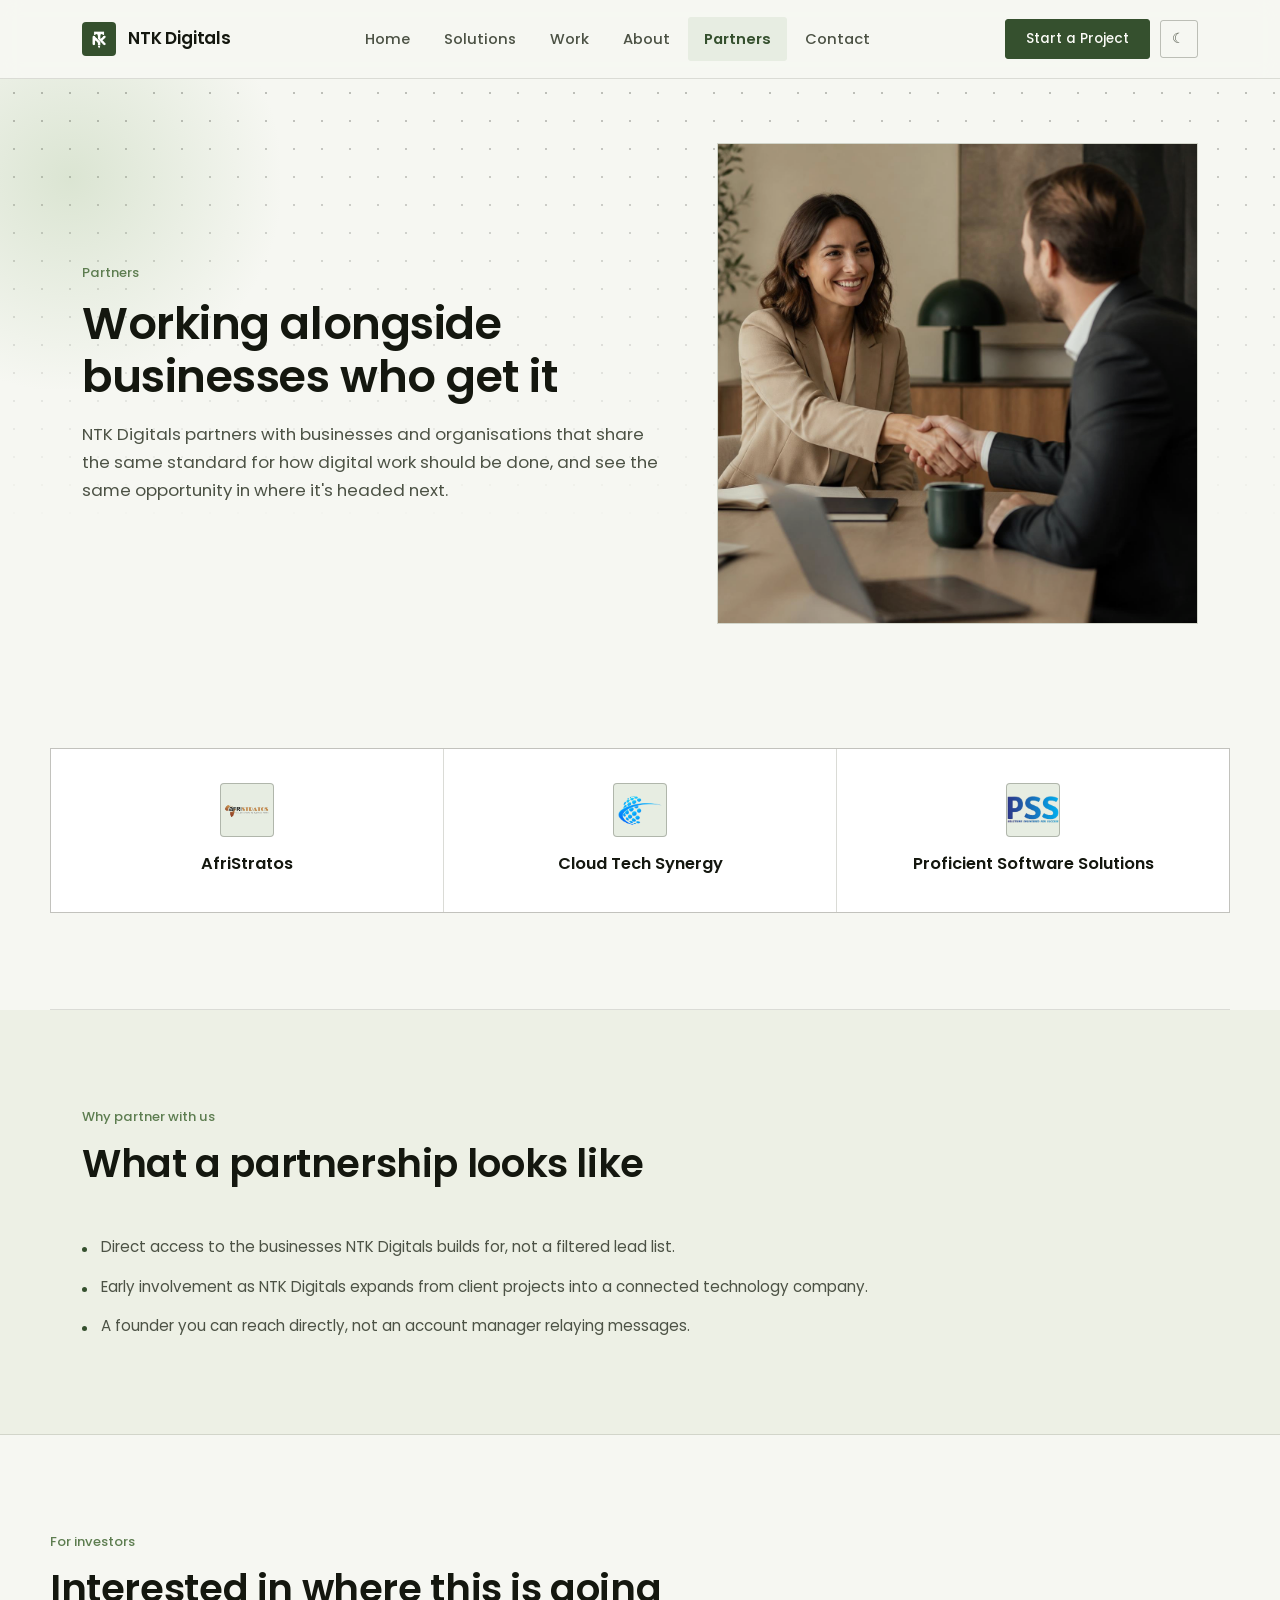
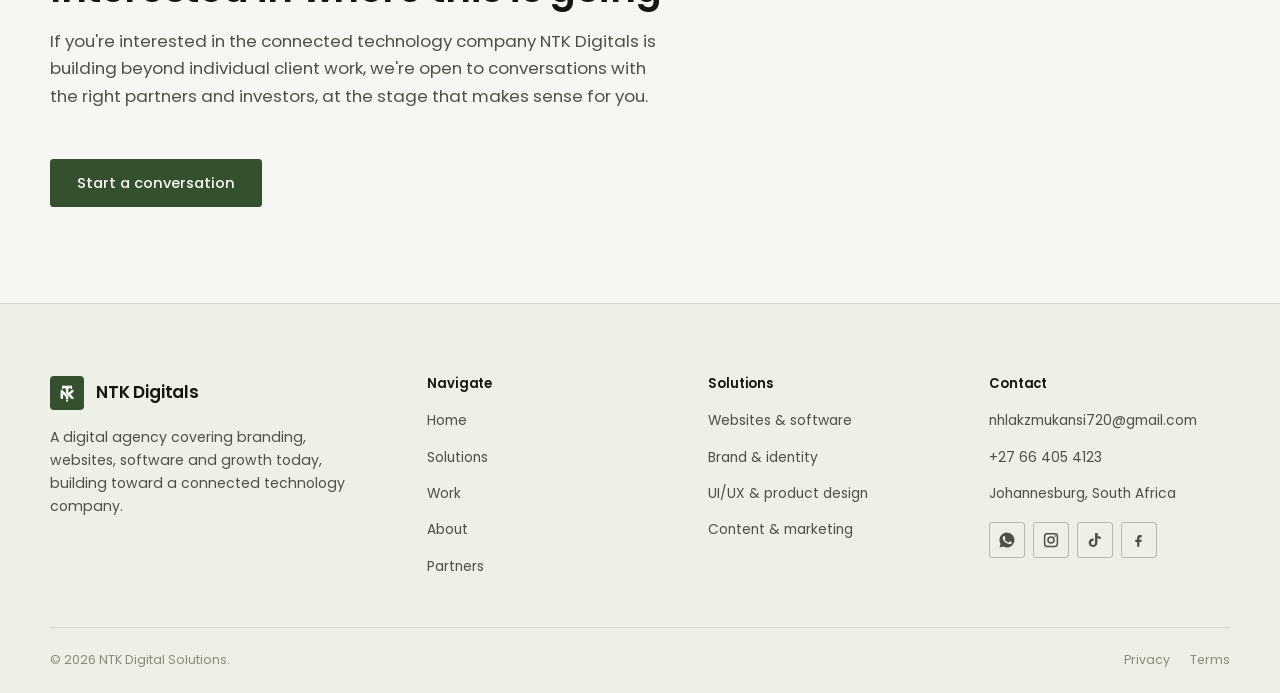
<file: partners.html>
<!DOCTYPE html>
<html lang="en" data-theme="light">
<head>
  <!-- Google tag (gtag.js) -->
<script async src="https://www.googletagmanager.com/gtag/js?id=G-7077BY9BQ8"></script>
<script>
  window.dataLayer = window.dataLayer || [];
  function gtag(){dataLayer.push(arguments);}
  gtag('js', new Date());

  gtag('config', 'G-7077BY9BQ8');
</script>
<meta charset="UTF-8">
<meta name="viewport" content="width=device-width, initial-scale=1.0">
<title>Partners — NTK Digitals</title>
<meta name="description" content="NTK Digitals partners with businesses and collaborators, and is open to conversations with partners and investors interested in where the company is headed.">
<link rel="preconnect" href="https://fonts.googleapis.com">
<link rel="preconnect" href="https://fonts.gstatic.com" crossorigin>
<link href="https://fonts.googleapis.com/css2?family=Poppins:wght@300;400;500;600;700&display=swap" rel="stylesheet">
<link rel="stylesheet" href="assets/css/style.css">
</head>
<body>

<header class="site">
  <div class="container nav-row">
    <a href="index.html" class="brand">
      <span class="mark"><img src="IMAGES/logo.png" alt="NTK Digitals mark"></span>
      <span class="word">NTK Digitals</span>
    </a>
    <nav class="nav-links" aria-label="Primary">
      <a href="index.html">Home</a>
      <a href="services.html">Solutions</a>
      <a href="work.html">Work</a>
      <a href="about.html">About</a>
      <a href="partners.html" class="current">Partners</a>
      <a href="contact.html">Contact</a>
    </nav>
    <div class="nav-right">
      <a href="contact.html" class="btn btn-primary btn-sm">Start a Project</a>
      <button class="theme-toggle" id="themeToggle" aria-label="Toggle dark mode">☾</button>
      <button class="menu-btn" id="menuBtn" aria-expanded="false" aria-controls="mobilePanel"><span></span><span></span><span></span></button>
    </div>
  </div>
  <nav class="mobile-panel container" id="mobilePanel" aria-label="Mobile">
    <a href="index.html">Home</a>
    <a href="services.html">Solutions</a>
    <a href="work.html">Work</a>
    <a href="about.html">About</a>
    <a href="partners.html" class="current">Partners</a>
    <a href="contact.html">Contact</a>
    <a href="contact.html" class="btn btn-primary btn-sm">Start a Project</a>
  </nav>
</header>

<main>
  <section class="page-hero">
    <div class="container">
    <div class="page-hero-grid">
      <div>
        <span class="kicker">Partners</span>
        <h1>Working alongside businesses who get it</h1>
        <p>NTK Digitals partners with businesses and organisations that share the same standard for how digital work should be done, and see the same opportunity in where it's headed next.</p>
      </div>
      <div class="img-frame mini-visual">
        <img src="IMAGES/partners%20vis.png" alt="Collaboration between NTK Digitals and partner businesses">
      </div>
    </div>
    </div>
  </section>

  <section class="section container">
    <div class="partners-grid">
     <div class="partner-logo"><div class="partner-mark"><img src="IMAGES/afristratos_final-removebg-preview.png" alt="Afristratos logo"></div><span>AfriStratos</span></div>
      <div class="partner-logo"><div class="partner-mark"><img src="IMAGES/Cloudtech.png" alt="Cloudtech logo"></div><span>Cloud Tech Synergy</span></div>
      <div class="partner-logo"><div class="partner-mark"><img src="IMAGES/PSs-removebg-preview.png" alt="PSS logo"></div><span>Proficient Software Solutions</span></div>
    </div>
  </section>

  <section class="section section-tint">
    <div class="container">
      <div class="section-head">
        <span class="kicker">Why partner with us</span>
        <h2>What a partnership looks like</h2>
      </div>
      <ul class="about-list">
        <li><span class="dot"></span> Direct access to the businesses NTK Digitals builds for, not a filtered lead list.</li>
        <li><span class="dot"></span> Early involvement as NTK Digitals expands from client projects into a connected technology company.</li>
        <li><span class="dot"></span> A founder you can reach directly, not an account manager relaying messages.</li>
      </ul>
    </div>
  </section>

  <section class="section container">
    <div class="section-head">
      <span class="kicker">For investors</span>
      <h2>Interested in where this is going</h2>
      <p>If you're interested in the connected technology company NTK Digitals is building beyond individual client work, we're open to conversations with the right partners and investors, at the stage that makes sense for you.</p>
    </div>
    <a href="contact.html" class="btn btn-primary">Start a conversation</a>
  </section>

</main>

<footer class="site">
  <div class="container foot-top">
    <div class="foot-brand">
      <a href="index.html" class="brand"><span class="mark"><img src="IMAGES/logo.png" alt="NTK Digitals mark"></span><span class="word">NTK Digitals</span></a>
      <p>A digital agency covering branding, websites, software and growth today, building toward a connected technology company.</p>
    </div>
    <div class="foot-col">
      <h4>Navigate</h4>
      <ul>
        <li><a href="index.html">Home</a></li>
        <li><a href="services.html">Solutions</a></li>
        <li><a href="work.html">Work</a></li>
        <li><a href="about.html">About</a></li>
        <li><a href="partners.html">Partners</a></li>
      </ul>
    </div>
    <div class="foot-col">
      <h4>Solutions</h4>
      <ul>
        <li><span>Websites &amp; software</span></li>
        <li><span>Brand &amp; identity</span></li>
        <li><span>UI/UX &amp; product design</span></li>
        <li><span>Content &amp; marketing</span></li>
      </ul>
    </div>
    <div class="foot-col">
      <h4>Contact</h4>
      <ul>
        <li><a href="mailto:nhlakzmukansi720@gmail.com">nhlakzmukansi720@gmail.com</a></li>
        <li><a href="tel:+27664054123">+27 66 405 4123</a></li>
        <li><span>Johannesburg, South Africa</span></li>
      </ul>
      <div class="social-row">
        <a href="https://wa.me/27664054123" class="social-badge wa" target="_blank" rel="noopener" aria-label="Chat on WhatsApp"><svg viewBox="0 0 24 24" fill="currentColor"><path d="M12 2a10 10 0 0 0-8.6 15.1L2 22l5-1.3A10 10 0 1 0 12 2zm5.8 14.2c-.2.6-1.2 1.2-1.9 1.3-.5.1-1.1.2-3.5-.7-2.9-1.2-4.8-4.1-4.9-4.3-.1-.2-1.2-1.6-1.2-3s.7-2.1 1-2.4c.2-.3.5-.3.7-.3h.5c.2 0 .4 0 .6.5.2.5.7 1.8.8 1.9.1.2.1.3 0 .5-.1.2-.1.3-.3.5l-.4.5c-.1.2-.3.4-.1.7.2.3.9 1.4 1.9 2.3 1.3 1.1 2.4 1.5 2.7 1.6.3.1.5.1.7-.1.2-.2.8-.9 1-1.2.2-.3.4-.2.7-.1.3.1 1.7.8 2 .9.3.2.5.2.6.4.1.1.1.7-.1 1.3z"/></svg></a>
        <a href="https://www.instagram.com/ntkdigitals?stkn=MXdsNm9ycWZwaTd5cw%3D%3D&utm_source=qr" class="social-badge ig" aria-label="Instagram (add your link)"><svg viewBox="0 0 24 24" fill="currentColor"><path fill-rule="evenodd" clip-rule="evenodd" d="M7 2.5h10A4.5 4.5 0 0 1 21.5 7v10a4.5 4.5 0 0 1-4.5 4.5H7A4.5 4.5 0 0 1 2.5 17V7A4.5 4.5 0 0 1 7 2.5zm0 2A2.5 2.5 0 0 0 4.5 7v10A2.5 2.5 0 0 0 7 19.5h10a2.5 2.5 0 0 0 2.5-2.5V7A2.5 2.5 0 0 0 17 4.5H7zM12 7a5 5 0 1 1 0 10 5 5 0 0 1 0-10zm0 2a3 3 0 1 0 0 6 3 3 0 0 0 0-6zm5.3-3.3a1.1 1.1 0 1 1 0 2.2 1.1 1.1 0 0 1 0-2.2z"/></svg></a>
        <a href="https://www.tiktok.com/@ntkdigitals?_r=1&_t=ZS-99dvV8CeYS1" class="social-badge tt" aria-label="TikTok (add your link)"><svg viewBox="0 0 24 24" fill="currentColor"><path d="M16.6 5.8c-.8-.9-1.3-2-1.4-3.3h-3.1v13.4a2.7 2.7 0 1 1-1.9-2.6V9.9a5.8 5.8 0 1 0 5 5.7V9.4a7.6 7.6 0 0 0 4.4 1.4V7.7c-1 0-2.1-.3-3-.7-.4-.2-.7-.4-1-.6a5 5 0 0 1-1-.6z"/></svg></a>
        <a href="https://www.facebook.com/share/18TsEqpqkS/?mibextid=wwXIfr" class="social-badge fb" aria-label="Facebook (add your link)"><svg viewBox="0 0 24 24" fill="currentColor"><path d="M15.5 8.5h-2c-.6 0-1 .5-1 1.2v2.1h3l-.4 3h-2.6V21h-3v-6.2H7v-3h2.5v-2.4c0-2.5 1.5-4.1 3.9-4.1 1.1 0 2.1.1 2.1.1v3z"/></svg></a>
      </div>
    </div>
  </div>
  <div class="container foot-bottom">
    <p>© 2026 NTK Digital Solutions.</p>
    <div class="foot-links">
      <a href="#">Privacy</a>
      <a href="#">Terms</a>
    </div>
  </div>
</footer>

<script src="assets/js/main.js"></script>
</body>
</html>
</file>
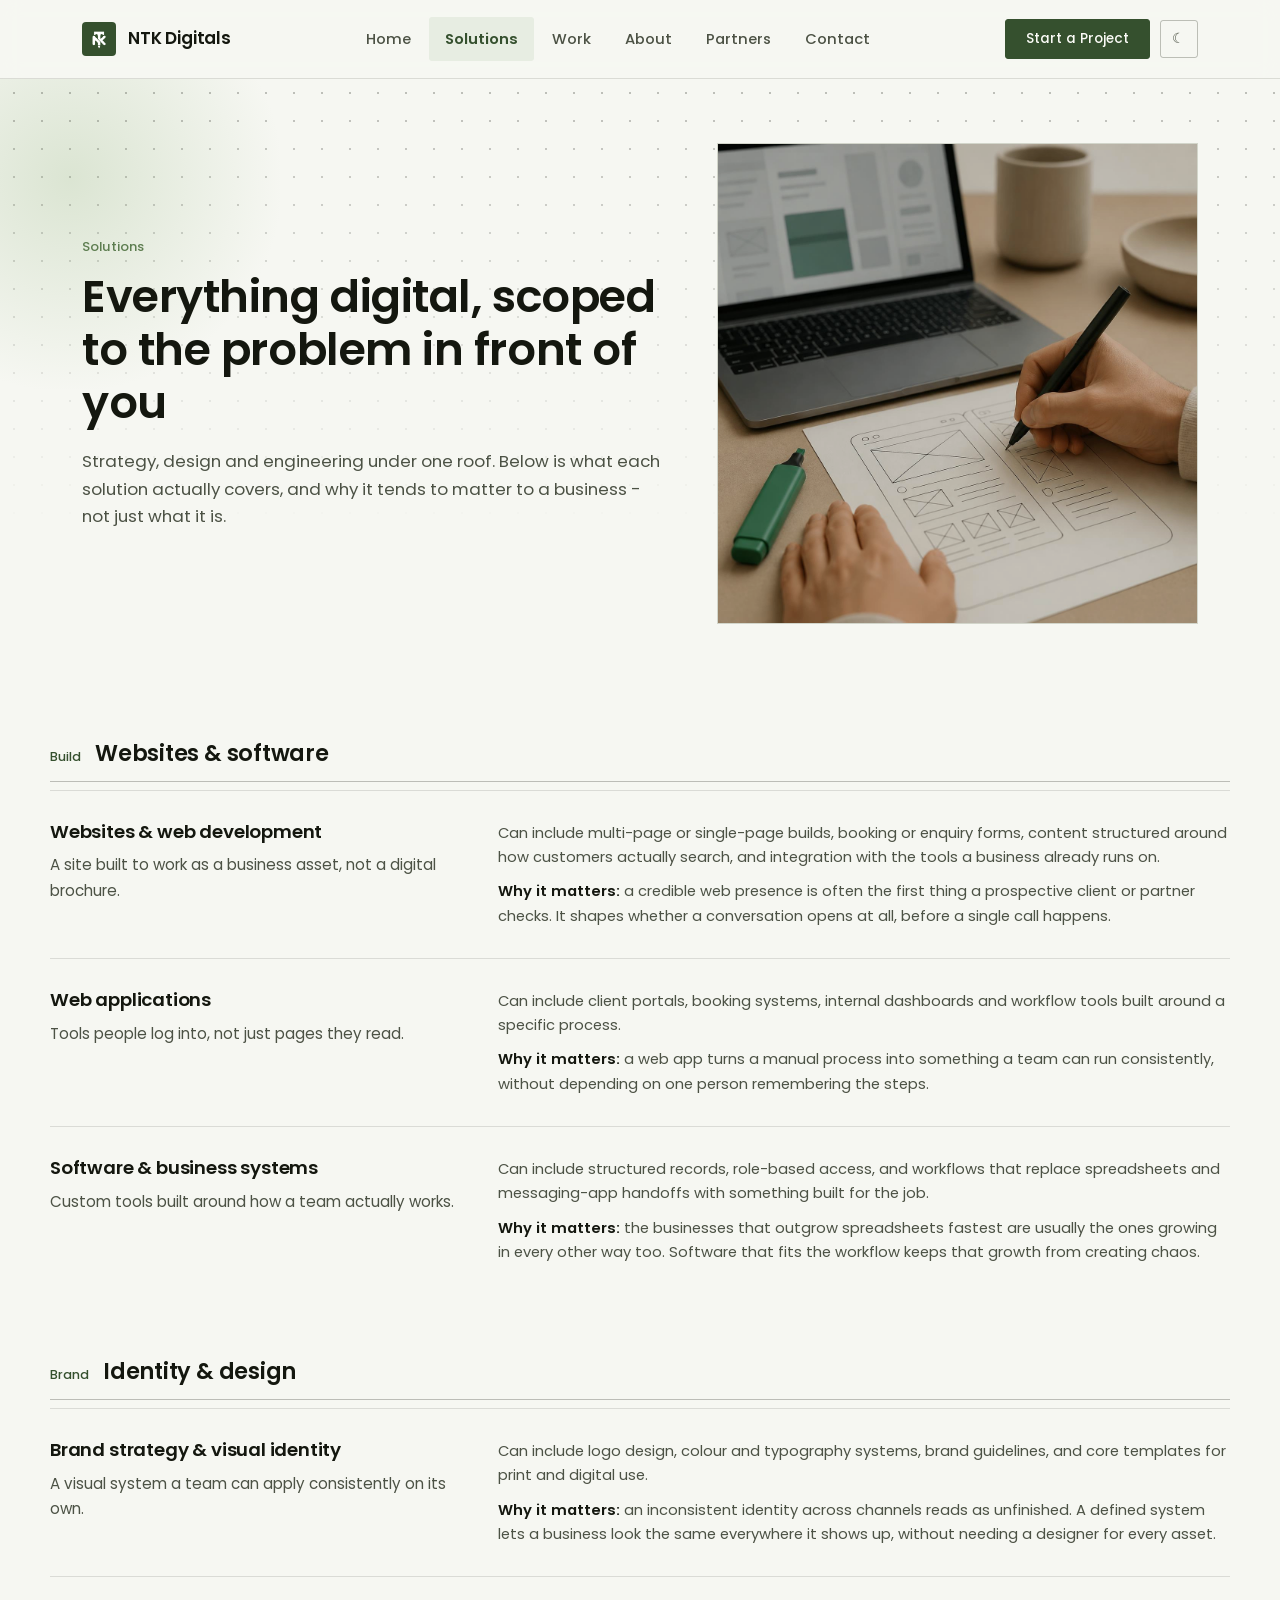
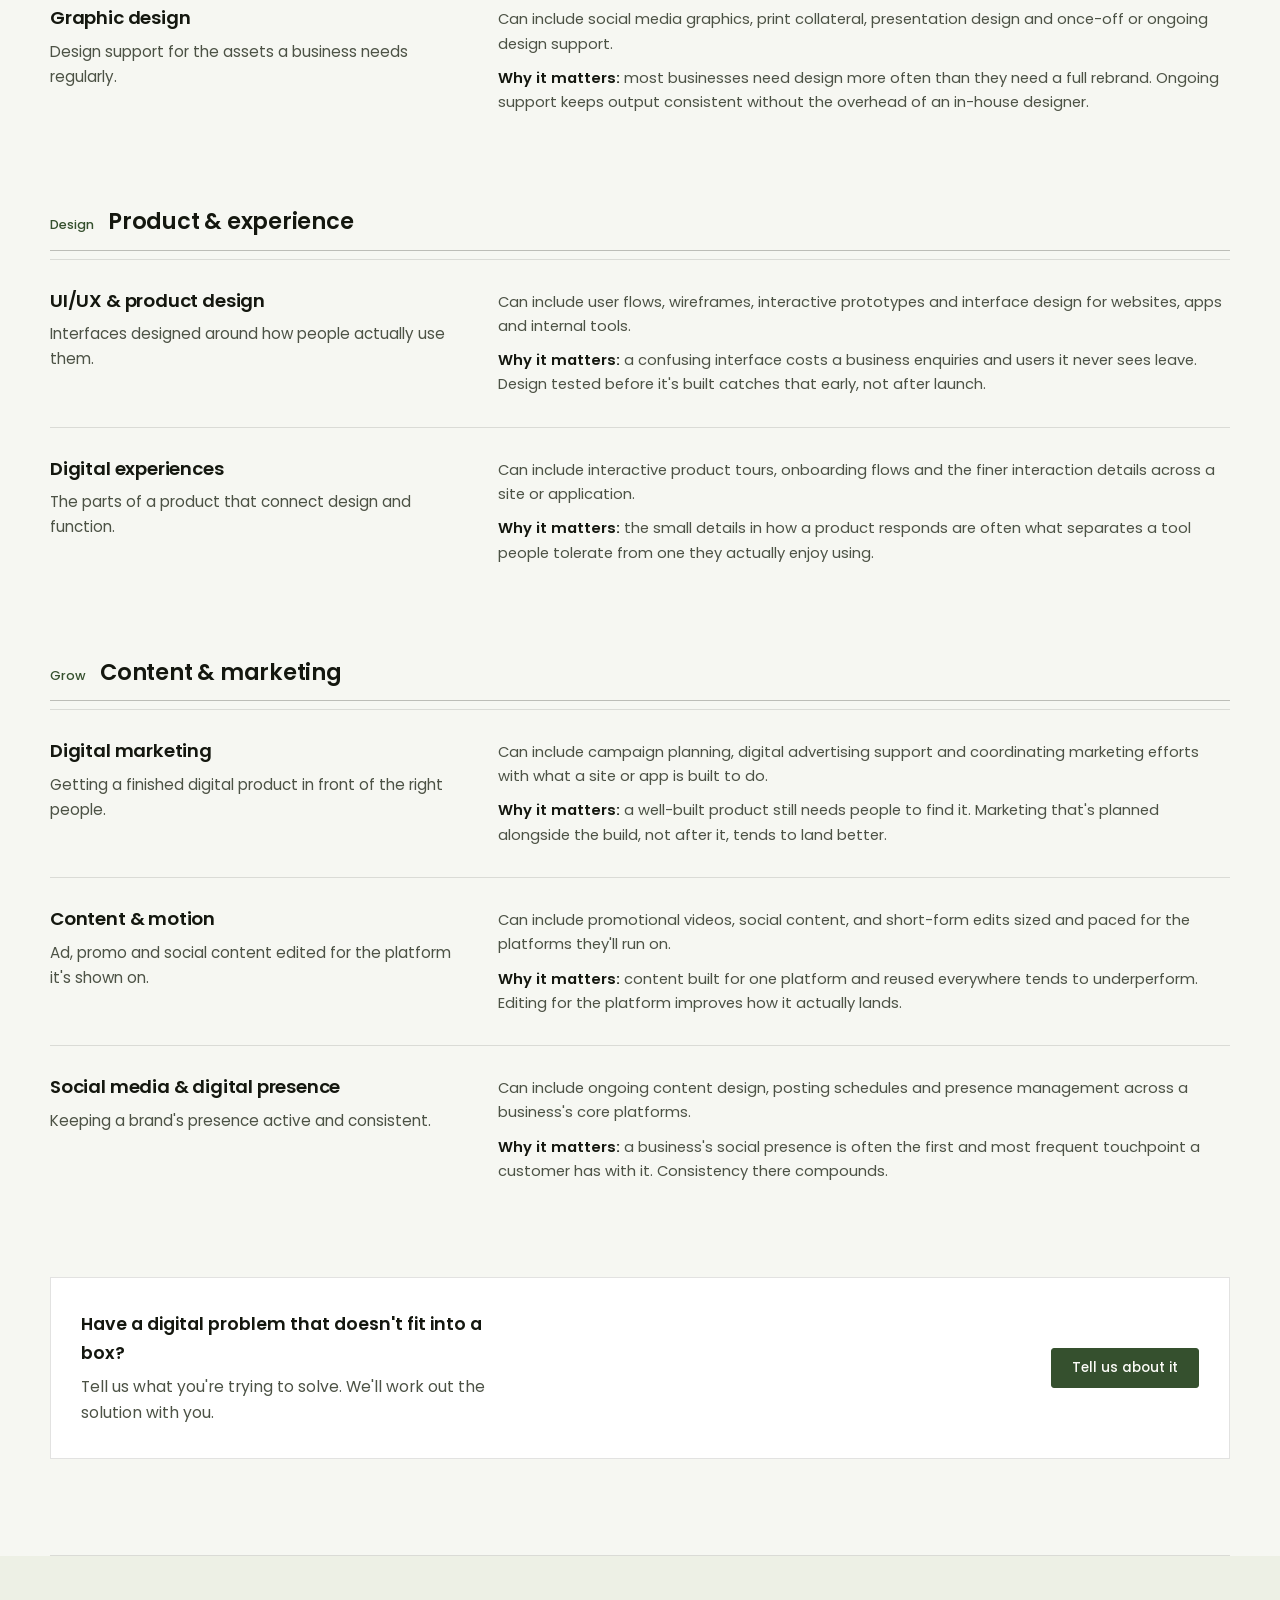
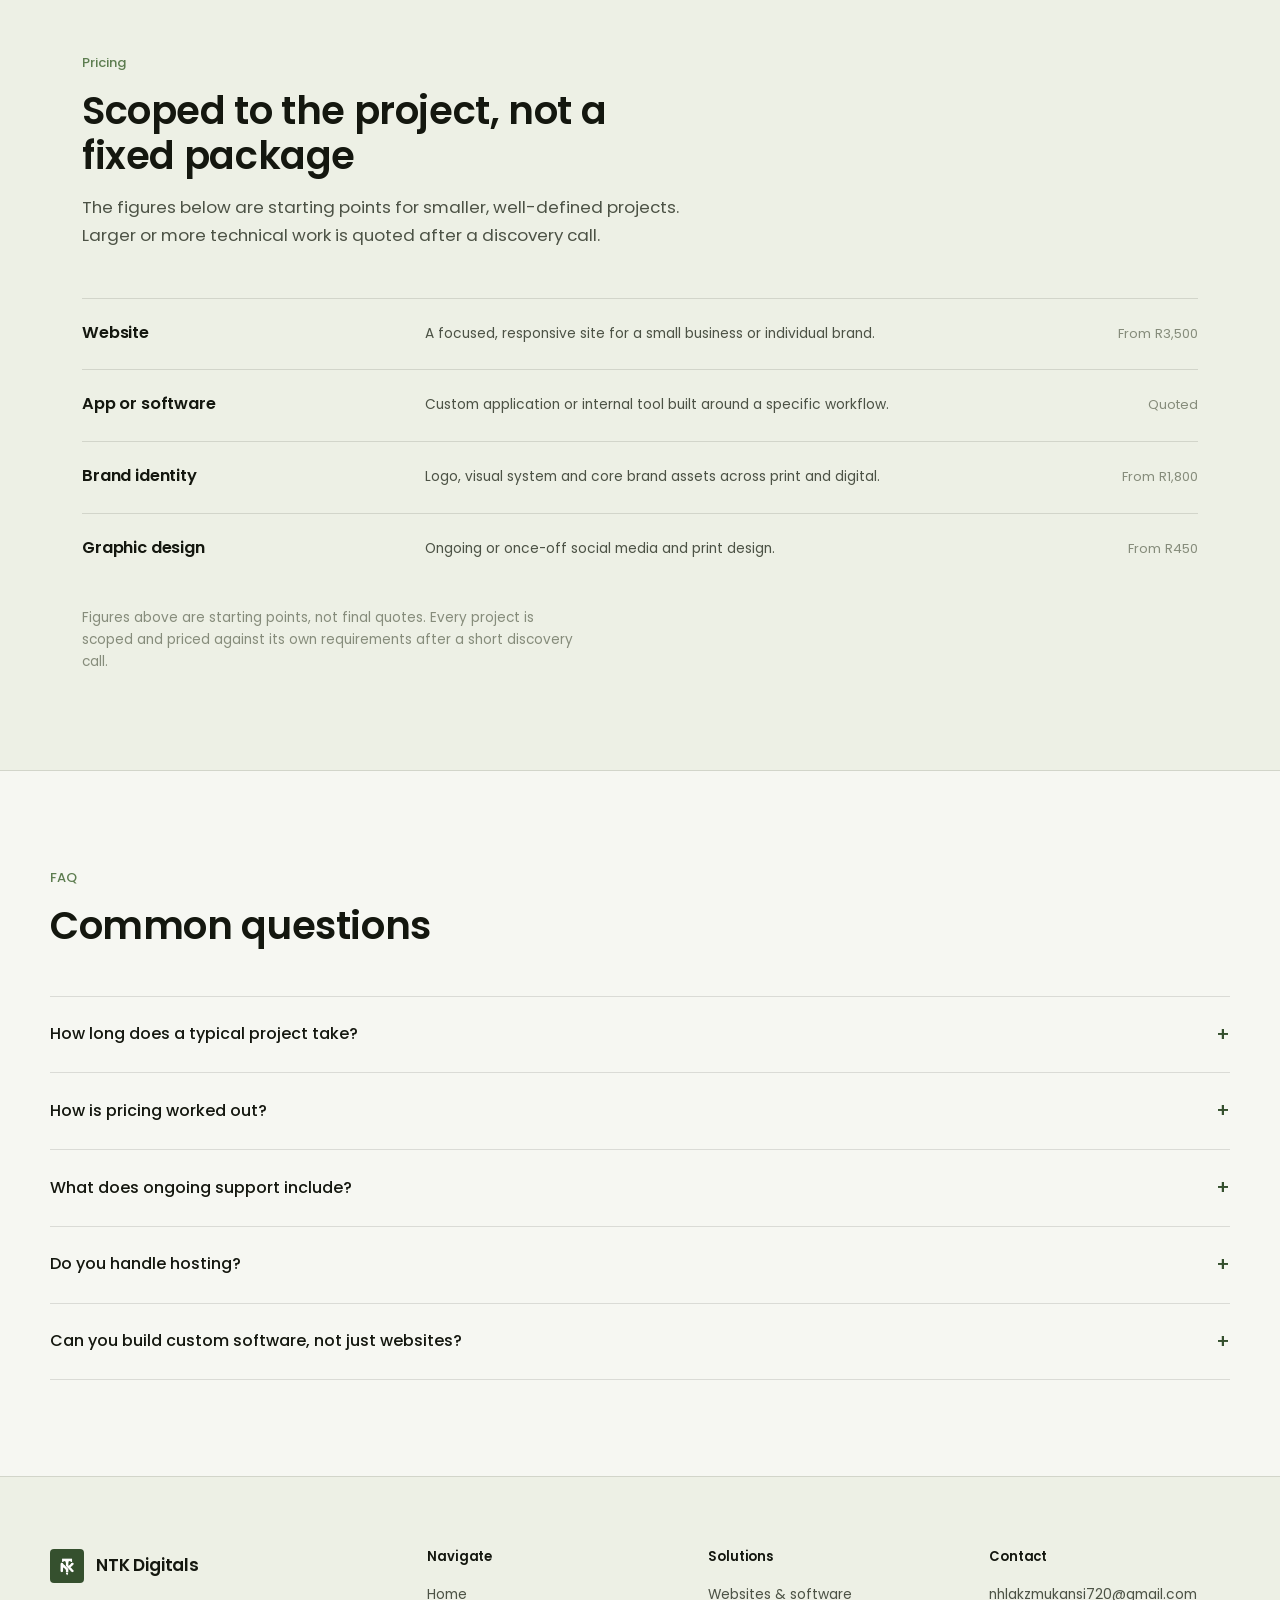
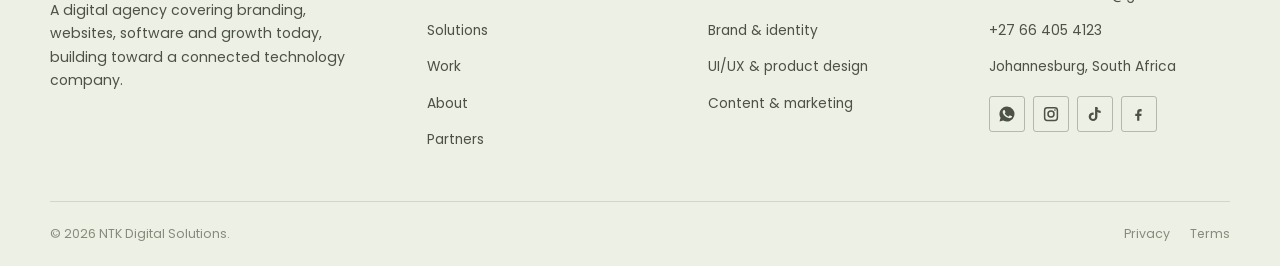
<file: services.html>
<!DOCTYPE html>
<html lang="en" data-theme="light">
<head>
  <!-- Google tag (gtag.js) -->
<script async src="https://www.googletagmanager.com/gtag/js?id=G-7077BY9BQ8"></script>
<script>
  window.dataLayer = window.dataLayer || [];
  function gtag(){dataLayer.push(arguments);}
  gtag('js', new Date());

  gtag('config', 'G-7077BY9BQ8');
</script>
<meta charset="UTF-8">
<meta name="viewport" content="width=device-width, initial-scale=1.0">
<title>Solutions — NTK Digitals</title>
<meta name="description" content="Websites, software, branding, UI/UX and digital growth from NTK Digitals, an agency that scopes every solution to the business problem behind it.">
<link rel="preconnect" href="https://fonts.googleapis.com">
<link rel="preconnect" href="https://fonts.gstatic.com" crossorigin>
<link href="https://fonts.googleapis.com/css2?family=Poppins:wght@300;400;500;600;700&display=swap" rel="stylesheet">
<link rel="stylesheet" href="assets/css/style.css">
</head>
<body>

<header class="site">
  <div class="container nav-row">
    <a href="index.html" class="brand">
      <span class="mark"><img src="IMAGES/logo.png" alt="NTK Digitals mark"></span>
      <span class="word">NTK Digitals</span>
    </a>
    <nav class="nav-links" aria-label="Primary">
      <a href="index.html">Home</a>
      <a href="services.html" class="current">Solutions</a>
      <a href="work.html">Work</a>
      <a href="about.html">About</a>
      <a href="partners.html">Partners</a>
      <a href="contact.html">Contact</a>
    </nav>
    <div class="nav-right">
      <a href="contact.html" class="btn btn-primary btn-sm">Start a Project</a>
      <button class="theme-toggle" id="themeToggle" aria-label="Toggle dark mode">☾</button>
      <button class="menu-btn" id="menuBtn" aria-expanded="false" aria-controls="mobilePanel"><span></span><span></span><span></span></button>
    </div>
  </div>
  <nav class="mobile-panel container" id="mobilePanel" aria-label="Mobile">
    <a href="index.html">Home</a>
    <a href="services.html" class="current">Solutions</a>
    <a href="work.html">Work</a>
    <a href="about.html">About</a>
    <a href="partners.html">Partners</a>
    <a href="contact.html">Contact</a>
    <a href="contact.html" class="btn btn-primary btn-sm">Start a Project</a>
  </nav>
</header>

<main>
  <section class="page-hero">
    <div class="container">
    <div class="page-hero-grid">
      <div>
        <span class="kicker">Solutions</span>
        <h1>Everything digital, scoped to the problem in front of you</h1>
        <p>Strategy, design and engineering under one roof. Below is what each solution actually covers, and why it tends to matter to a business - not just what it is.</p>
      </div>
      <div class="img-frame mini-visual">
        <img src="IMAGES/service%20vis.png" alt="NTK Digitals design and development work in progress">
      </div>
    </div>
    </div>
  </section>

  <section class="section container">

    <div class="svc-group">
      <div class="svc-group-head"><span class="eco-tag">Build</span><h2>Websites &amp; software</h2></div>

      <div class="svc-item">
        <div>
          <h3>Websites &amp; web development</h3>
          <p class="svc-summary">A site built to work as a business asset, not a digital brochure.</p>
        </div>
        <div class="svc-detail">
          <p>Can include multi-page or single-page builds, booking or enquiry forms, content structured around how customers actually search, and integration with the tools a business already runs on.</p>
          <p><b>Why it matters:</b> a credible web presence is often the first thing a prospective client or partner checks. It shapes whether a conversation opens at all, before a single call happens.</p>
        </div>
      </div>

      <div class="svc-item">
        <div>
          <h3>Web applications</h3>
          <p class="svc-summary">Tools people log into, not just pages they read.</p>
        </div>
        <div class="svc-detail">
          <p>Can include client portals, booking systems, internal dashboards and workflow tools built around a specific process.</p>
          <p><b>Why it matters:</b> a web app turns a manual process into something a team can run consistently, without depending on one person remembering the steps.</p>
        </div>
      </div>

      <div class="svc-item">
        <div>
          <h3>Software &amp; business systems</h3>
          <p class="svc-summary">Custom tools built around how a team actually works.</p>
        </div>
        <div class="svc-detail">
          <p>Can include structured records, role-based access, and workflows that replace spreadsheets and messaging-app handoffs with something built for the job.</p>
          <p><b>Why it matters:</b> the businesses that outgrow spreadsheets fastest are usually the ones growing in every other way too. Software that fits the workflow keeps that growth from creating chaos.</p>
        </div>
      </div>
    </div>

    <div class="svc-group">
      <div class="svc-group-head"><span class="eco-tag">Brand</span><h2>Identity &amp; design</h2></div>

      <div class="svc-item">
        <div>
          <h3>Brand strategy &amp; visual identity</h3>
          <p class="svc-summary">A visual system a team can apply consistently on its own.</p>
        </div>
        <div class="svc-detail">
          <p>Can include logo design, colour and typography systems, brand guidelines, and core templates for print and digital use.</p>
          <p><b>Why it matters:</b> an inconsistent identity across channels reads as unfinished. A defined system lets a business look the same everywhere it shows up, without needing a designer for every asset.</p>
        </div>
      </div>

      <div class="svc-item">
        <div>
          <h3>Graphic design</h3>
          <p class="svc-summary">Design support for the assets a business needs regularly.</p>
        </div>
        <div class="svc-detail">
          <p>Can include social media graphics, print collateral, presentation design and once-off or ongoing design support.</p>
          <p><b>Why it matters:</b> most businesses need design more often than they need a full rebrand. Ongoing support keeps output consistent without the overhead of an in-house designer.</p>
        </div>
      </div>
    </div>

    <div class="svc-group">
      <div class="svc-group-head"><span class="eco-tag">Design</span><h2>Product &amp; experience</h2></div>

      <div class="svc-item">
        <div>
          <h3>UI/UX &amp; product design</h3>
          <p class="svc-summary">Interfaces designed around how people actually use them.</p>
        </div>
        <div class="svc-detail">
          <p>Can include user flows, wireframes, interactive prototypes and interface design for websites, apps and internal tools.</p>
          <p><b>Why it matters:</b> a confusing interface costs a business enquiries and users it never sees leave. Design tested before it's built catches that early, not after launch.</p>
        </div>
      </div>

      <div class="svc-item">
        <div>
          <h3>Digital experiences</h3>
          <p class="svc-summary">The parts of a product that connect design and function.</p>
        </div>
        <div class="svc-detail">
          <p>Can include interactive product tours, onboarding flows and the finer interaction details across a site or application.</p>
          <p><b>Why it matters:</b> the small details in how a product responds are often what separates a tool people tolerate from one they actually enjoy using.</p>
        </div>
      </div>
    </div>

    <div class="svc-group">
      <div class="svc-group-head"><span class="eco-tag">Grow</span><h2>Content &amp; marketing</h2></div>

      <div class="svc-item">
        <div>
          <h3>Digital marketing</h3>
          <p class="svc-summary">Getting a finished digital product in front of the right people.</p>
        </div>
        <div class="svc-detail">
          <p>Can include campaign planning, digital advertising support and coordinating marketing efforts with what a site or app is built to do.</p>
          <p><b>Why it matters:</b> a well-built product still needs people to find it. Marketing that's planned alongside the build, not after it, tends to land better.</p>
        </div>
      </div>

      <div class="svc-item">
        <div>
          <h3>Content &amp; motion</h3>
          <p class="svc-summary">Ad, promo and social content edited for the platform it's shown on.</p>
        </div>
        <div class="svc-detail">
          <p>Can include promotional videos, social content, and short-form edits sized and paced for the platforms they'll run on.</p>
          <p><b>Why it matters:</b> content built for one platform and reused everywhere tends to underperform. Editing for the platform improves how it actually lands.</p>
        </div>
      </div>

      <div class="svc-item">
        <div>
          <h3>Social media &amp; digital presence</h3>
          <p class="svc-summary">Keeping a brand's presence active and consistent.</p>
        </div>
        <div class="svc-detail">
          <p>Can include ongoing content design, posting schedules and presence management across a business's core platforms.</p>
          <p><b>Why it matters:</b> a business's social presence is often the first and most frequent touchpoint a customer has with it. Consistency there compounds.</p>
        </div>
      </div>
    </div>

    <div class="overflow-panel">
      <p><strong>Have a digital problem that doesn't fit into a box?</strong>Tell us what you're trying to solve. We'll work out the solution with you.</p>
      <a href="contact.html" class="btn btn-primary btn-sm">Tell us about it</a>
    </div>
  </section>

  <!-- PRICING -->
  <section class="section section-tint">
    <div class="container">
      <div class="section-head">
        <span class="kicker">Pricing</span>
        <h2>Scoped to the project, not a fixed package</h2>
        <p>The figures below are starting points for smaller, well-defined projects. Larger or more technical work is quoted after a discovery call.</p>
      </div>

      <div class="price-row">
        <h3>Website</h3>
        <p>A focused, responsive site for a small business or individual brand.</p>
        <div class="from">From R3,500</div>
      </div>
      <div class="price-row">
        <h3>App or software</h3>
        <p>Custom application or internal tool built around a specific workflow.</p>
        <div class="from">Quoted</div>
      </div>
      <div class="price-row">
        <h3>Brand identity</h3>
        <p>Logo, visual system and core brand assets across print and digital.</p>
        <div class="from">From R1,800</div>
      </div>
      <div class="price-row">
        <h3>Graphic design</h3>
        <p>Ongoing or once-off social media and print design.</p>
        <div class="from">From R450</div>
      </div>
      <p class="pricing-note">Figures above are starting points, not final quotes. Every project is scoped and priced against its own requirements after a short discovery call.</p>
    </div>
  </section>

  <!-- FAQ -->
  <section class="section container">
    <div class="section-head">
      <span class="kicker">FAQ</span>
      <h2>Common questions</h2>
    </div>
    <div id="faqList">
      <div class="faq-item">
        <div class="faq-q"><span>How long does a typical project take?</span><span class="mark">+</span></div>
        <div class="faq-a"><p>A focused website usually runs two to four weeks. Custom software or larger brand projects run longer, and a timeline is agreed before work starts.</p></div>
      </div>
      <div class="faq-item">
        <div class="faq-q"><span>How is pricing worked out?</span><span class="mark">+</span></div>
        <div class="faq-a"><p>Every quote is scoped to the specific project rather than a fixed package. A short discovery call is enough to return a detailed quote.</p></div>
      </div>
      <div class="faq-item">
        <div class="faq-q"><span>What does ongoing support include?</span><span class="mark">+</span></div>
        <div class="faq-a"><p>Monitoring, updates, small fixes and minor content changes, with response times set out at the start of the engagement.</p></div>
      </div>
      <div class="faq-item">
        <div class="faq-q"><span>Do you handle hosting?</span><span class="mark">+</span></div>
        <div class="faq-a"><p>Yes - hosting can be set up and managed as part of the build, or handled within infrastructure a client already has.</p></div>
      </div>
      <div class="faq-item">
        <div class="faq-q"><span>Can you build custom software, not just websites?</span><span class="mark">+</span></div>
        <div class="faq-a"><p>Yes - internal tools and full applications are a core part of what's delivered, alongside websites and brand work.</p></div>
      </div>
    </div>
  </section>

</main>

<footer class="site">
  <div class="container foot-top">
    <div class="foot-brand">
      <a href="index.html" class="brand"><span class="mark"><img src="IMAGES/logo.png" alt="NTK Digitals mark"></span><span class="word">NTK Digitals</span></a>
      <p>A digital agency covering branding, websites, software and growth today, building toward a connected technology company.</p>
    </div>
    <div class="foot-col">
      <h4>Navigate</h4>
      <ul>
        <li><a href="index.html">Home</a></li>
        <li><a href="services.html">Solutions</a></li>
        <li><a href="work.html">Work</a></li>
        <li><a href="about.html">About</a></li>
        <li><a href="partners.html">Partners</a></li>
      </ul>
    </div>
    <div class="foot-col">
      <h4>Solutions</h4>
      <ul>
        <li><span>Websites &amp; software</span></li>
        <li><span>Brand &amp; identity</span></li>
        <li><span>UI/UX &amp; product design</span></li>
        <li><span>Content &amp; marketing</span></li>
      </ul>
    </div>
    <div class="foot-col">
      <h4>Contact</h4>
      <ul>
        <li><a href="mailto:nhlakzmukansi720@gmail.com">nhlakzmukansi720@gmail.com</a></li>
        <li><a href="tel:+27664054123">+27 66 405 4123</a></li>
        <li><span>Johannesburg, South Africa</span></li>
      </ul>
      <div class="social-row">
        <a href="https://wa.me/27664054123" class="social-badge wa" target="_blank" rel="noopener" aria-label="Chat on WhatsApp"><svg viewBox="0 0 24 24" fill="currentColor"><path d="M12 2a10 10 0 0 0-8.6 15.1L2 22l5-1.3A10 10 0 1 0 12 2zm5.8 14.2c-.2.6-1.2 1.2-1.9 1.3-.5.1-1.1.2-3.5-.7-2.9-1.2-4.8-4.1-4.9-4.3-.1-.2-1.2-1.6-1.2-3s.7-2.1 1-2.4c.2-.3.5-.3.7-.3h.5c.2 0 .4 0 .6.5.2.5.7 1.8.8 1.9.1.2.1.3 0 .5-.1.2-.1.3-.3.5l-.4.5c-.1.2-.3.4-.1.7.2.3.9 1.4 1.9 2.3 1.3 1.1 2.4 1.5 2.7 1.6.3.1.5.1.7-.1.2-.2.8-.9 1-1.2.2-.3.4-.2.7-.1.3.1 1.7.8 2 .9.3.2.5.2.6.4.1.1.1.7-.1 1.3z"/></svg></a>
        <a href="https://www.instagram.com/ntkdigitals?stkn=MXdsNm9ycWZwaTd5cw%3D%3D&utm_source=qr" class="social-badge ig" aria-label="Instagram (add your link)"><svg viewBox="0 0 24 24" fill="currentColor"><path fill-rule="evenodd" clip-rule="evenodd" d="M7 2.5h10A4.5 4.5 0 0 1 21.5 7v10a4.5 4.5 0 0 1-4.5 4.5H7A4.5 4.5 0 0 1 2.5 17V7A4.5 4.5 0 0 1 7 2.5zm0 2A2.5 2.5 0 0 0 4.5 7v10A2.5 2.5 0 0 0 7 19.5h10a2.5 2.5 0 0 0 2.5-2.5V7A2.5 2.5 0 0 0 17 4.5H7zM12 7a5 5 0 1 1 0 10 5 5 0 0 1 0-10zm0 2a3 3 0 1 0 0 6 3 3 0 0 0 0-6zm5.3-3.3a1.1 1.1 0 1 1 0 2.2 1.1 1.1 0 0 1 0-2.2z"/></svg></a>
        <a href="https://www.tiktok.com/@ntkdigitals?_r=1&_t=ZS-99dvV8CeYS1" class="social-badge tt" aria-label="TikTok (add your link)"><svg viewBox="0 0 24 24" fill="currentColor"><path d="M16.6 5.8c-.8-.9-1.3-2-1.4-3.3h-3.1v13.4a2.7 2.7 0 1 1-1.9-2.6V9.9a5.8 5.8 0 1 0 5 5.7V9.4a7.6 7.6 0 0 0 4.4 1.4V7.7c-1 0-2.1-.3-3-.7-.4-.2-.7-.4-1-.6a5 5 0 0 1-1-.6z"/></svg></a>
        <a href="https://www.facebook.com/share/18TsEqpqkS/?mibextid=wwXIfr" class="social-badge fb" aria-label="Facebook (add your link)"><svg viewBox="0 0 24 24" fill="currentColor"><path d="M15.5 8.5h-2c-.6 0-1 .5-1 1.2v2.1h3l-.4 3h-2.6V21h-3v-6.2H7v-3h2.5v-2.4c0-2.5 1.5-4.1 3.9-4.1 1.1 0 2.1.1 2.1.1v3z"/></svg></a>
      </div>
    </div>
  </div>
  <div class="container foot-bottom">
    <p>© 2026 NTK Digital Solutions.</p>
    <div class="foot-links">
      <a href="#">Privacy</a>
      <a href="#">Terms</a>
    </div>
  </div>
</footer>

<script src="assets/js/main.js"></script>
</body>
</html>
</file>
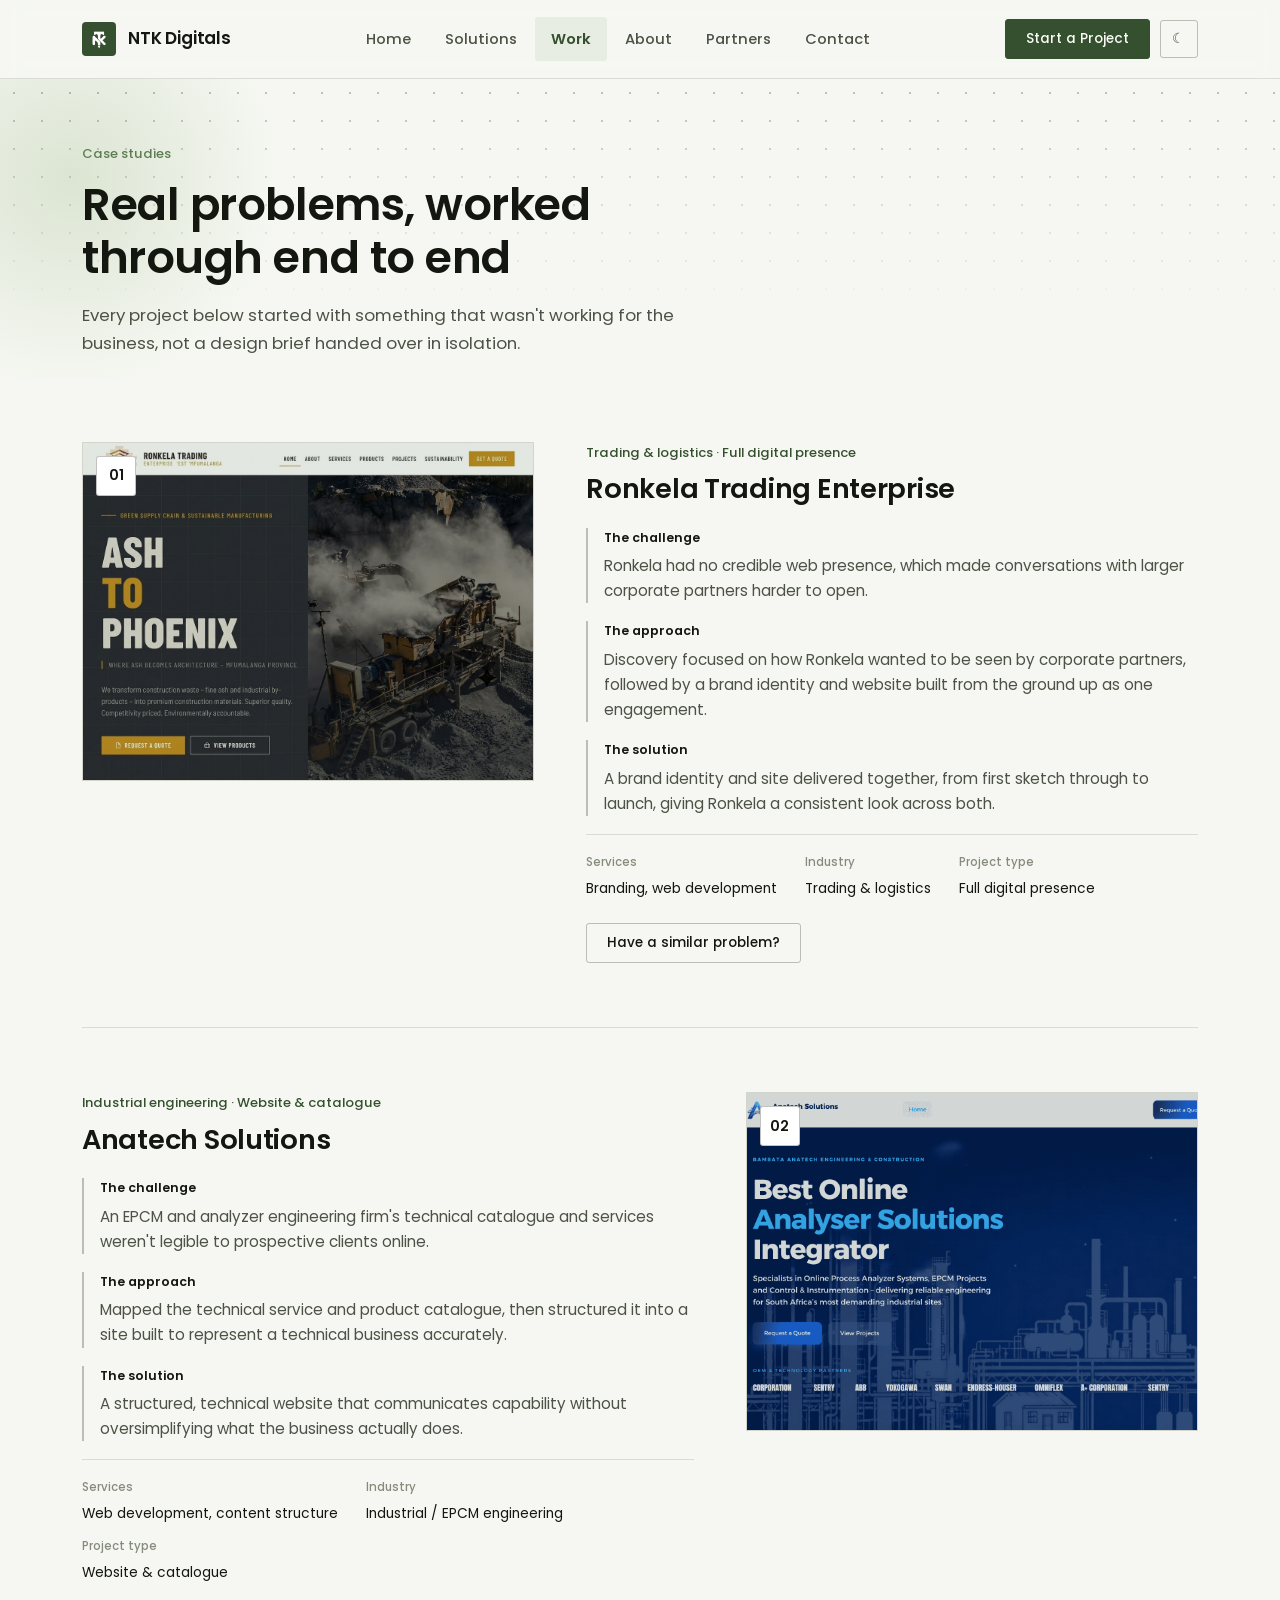
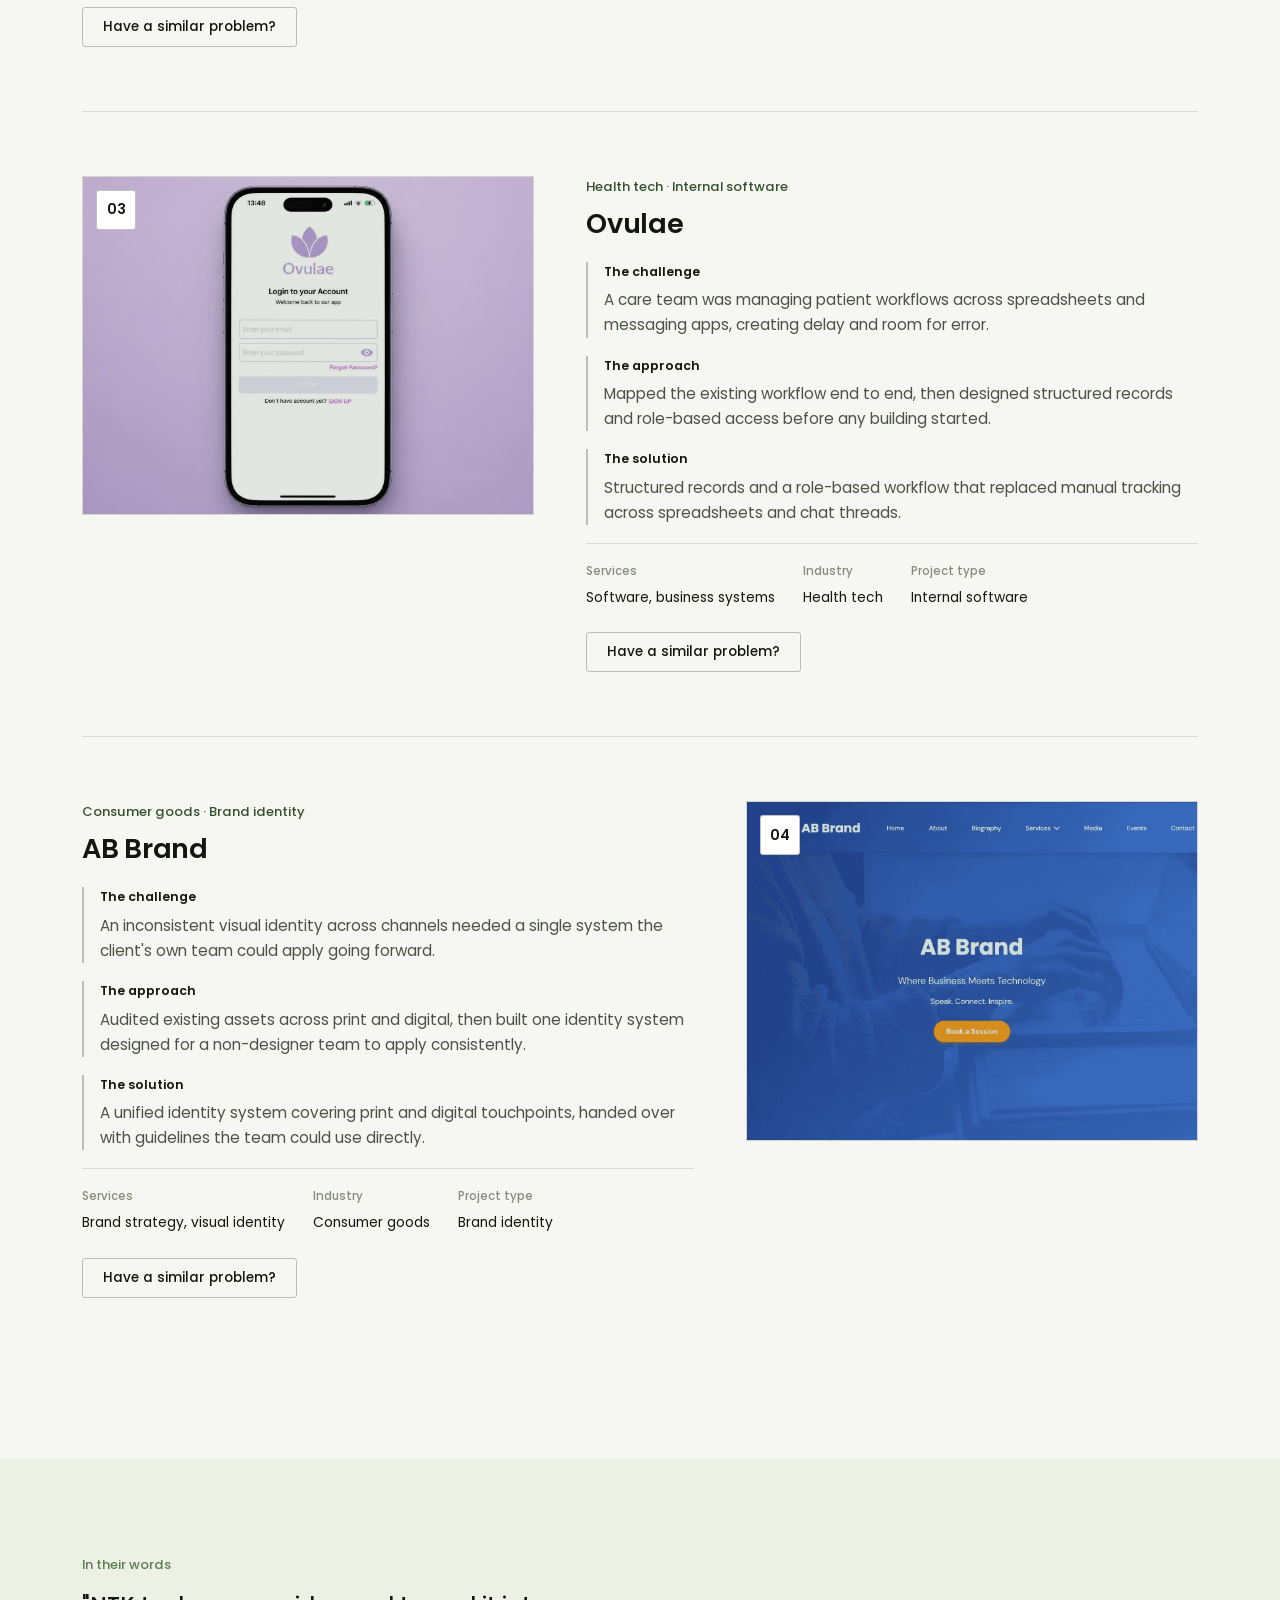
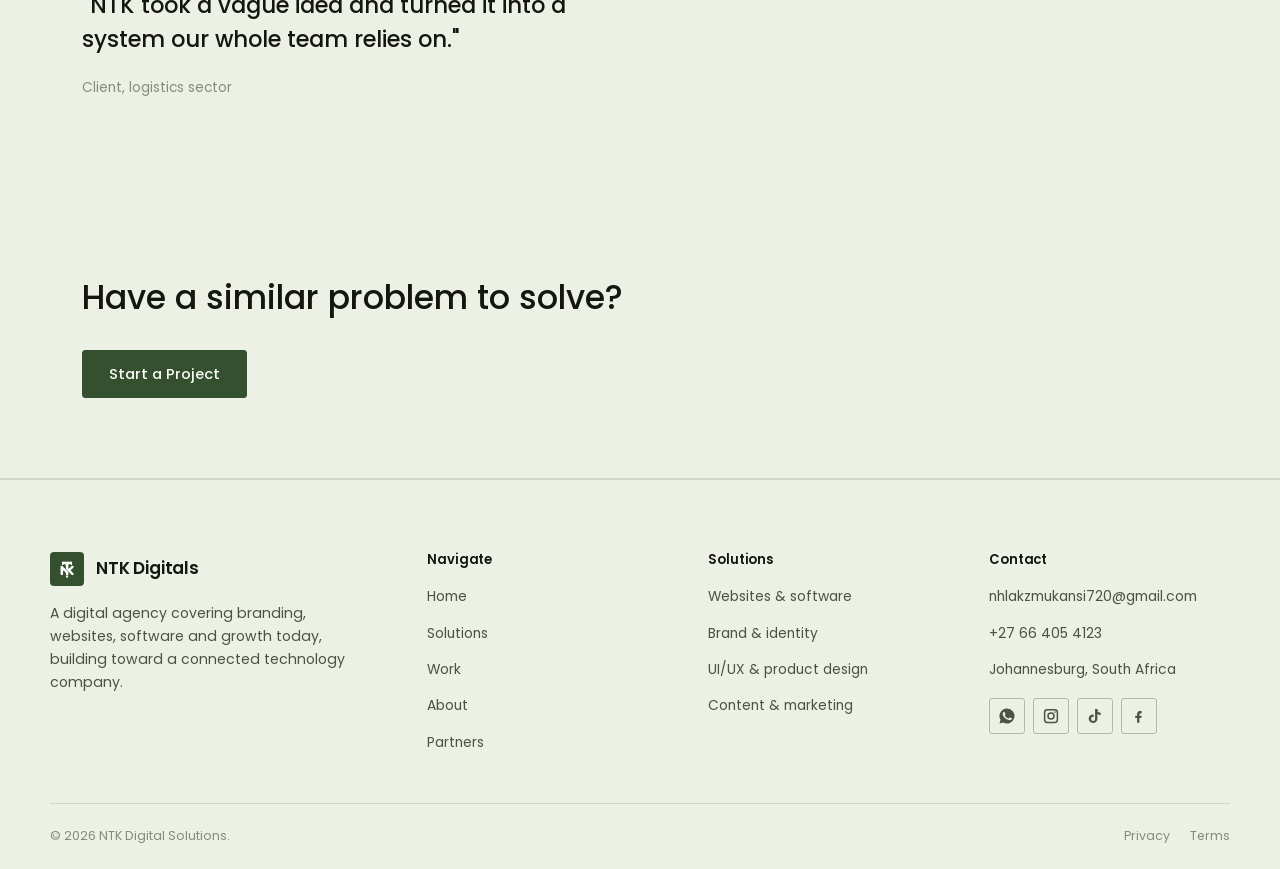
<file: work.html>
<!DOCTYPE html>
<html lang="en" data-theme="light">
<head>
  <!-- Google tag (gtag.js) -->
<script async src="https://www.googletagmanager.com/gtag/js?id=G-7077BY9BQ8"></script>
<script>
  window.dataLayer = window.dataLayer || [];
  function gtag(){dataLayer.push(arguments);}
  gtag('js', new Date());

  gtag('config', 'G-7077BY9BQ8');
</script>
<meta charset="UTF-8">
<meta name="viewport" content="width=device-width, initial-scale=1.0">
<title>Case Studies — NTK Digitals</title>
<meta name="description" content="Case studies from NTK Digitals covering trading, industrial engineering, health tech and brand identity work.">
<link rel="preconnect" href="https://fonts.googleapis.com">
<link rel="preconnect" href="https://fonts.gstatic.com" crossorigin>
<link href="https://fonts.googleapis.com/css2?family=Poppins:wght@300;400;500;600;700&display=swap" rel="stylesheet">
<link rel="stylesheet" href="assets/css/style.css">
</head>
<body>

<header class="site">
  <div class="container nav-row">
    <a href="index.html" class="brand">
      <span class="mark"><img src="IMAGES/logo.png" alt="NTK Digitals mark"></span>
      <span class="word">NTK Digitals</span>
    </a>
    <nav class="nav-links" aria-label="Primary">
      <a href="index.html">Home</a>
      <a href="services.html">Solutions</a>
      <a href="work.html" class="current">Work</a>
      <a href="about.html">About</a>
      <a href="partners.html">Partners</a>
      <a href="contact.html">Contact</a>
    </nav>
    <div class="nav-right">
      <a href="contact.html" class="btn btn-primary btn-sm">Start a Project</a>
      <button class="theme-toggle" id="themeToggle" aria-label="Toggle dark mode">☾</button>
      <button class="menu-btn" id="menuBtn" aria-expanded="false" aria-controls="mobilePanel"><span></span><span></span><span></span></button>
    </div>
  </div>
  <nav class="mobile-panel container" id="mobilePanel" aria-label="Mobile">
    <a href="index.html">Home</a>
    <a href="services.html">Solutions</a>
    <a href="work.html" class="current">Work</a>
    <a href="about.html">About</a>
    <a href="partners.html">Partners</a>
    <a href="contact.html">Contact</a>
    <a href="contact.html" class="btn btn-primary btn-sm">Start a Project</a>
  </nav>
</header>

<main>
  <section class="page-hero">
    <div class="container">
    <span class="kicker">Case studies</span>
    <h1>Real problems, worked through end to end</h1>
    <p>Every project below started with something that wasn't working for the business, not a design brief handed over in isolation.</p>
    </div>
  </section>

  <section class="container" style="padding-bottom:96px;">

    <article class="case-study">
      <div class="cs-media">
        <span class="cs-index">01</span>
        <div class="img-frame"><img src="IMAGES/Ronkela.jfif" alt="Ronkela Trading Enterprise brand and website project"></div>
      </div>
      <div>
        <div class="cs-field">Trading &amp; logistics · Full digital presence</div>
        <h3>Ronkela Trading Enterprise</h3>
        <div class="cs-block"><b>The challenge</b><p>Ronkela had no credible web presence, which made conversations with larger corporate partners harder to open.</p></div>
        <div class="cs-block"><b>The approach</b><p>Discovery focused on how Ronkela wanted to be seen by corporate partners, followed by a brand identity and website built from the ground up as one engagement.</p></div>
        <div class="cs-block"><b>The solution</b><p>A brand identity and site delivered together, from first sketch through to launch, giving Ronkela a consistent look across both.</p></div>
        <div class="cs-meta">
          <div><b>Services</b><span>Branding, web development</span></div>
          <div><b>Industry</b><span>Trading &amp; logistics</span></div>
          <div><b>Project type</b><span>Full digital presence</span></div>
        </div>
        <a href="contact.html" class="btn btn-secondary btn-sm">Have a similar problem?</a>
      </div>
    </article>

    <article class="case-study flip">
      <div>
        <div class="cs-field">Industrial engineering · Website &amp; catalogue</div>
        <h3>Anatech Solutions</h3>
        <div class="cs-block"><b>The challenge</b><p>An EPCM and analyzer engineering firm's technical catalogue and services weren't legible to prospective clients online.</p></div>
        <div class="cs-block"><b>The approach</b><p>Mapped the technical service and product catalogue, then structured it into a site built to represent a technical business accurately.</p></div>
        <div class="cs-block"><b>The solution</b><p>A structured, technical website that communicates capability without oversimplifying what the business actually does.</p></div>
        <div class="cs-meta">
          <div><b>Services</b><span>Web development, content structure</span></div>
          <div><b>Industry</b><span>Industrial / EPCM engineering</span></div>
          <div><b>Project type</b><span>Website &amp; catalogue</span></div>
        </div>
        <a href="contact.html" class="btn btn-secondary btn-sm">Have a similar problem?</a>
      </div>
      <div class="cs-media">
        <span class="cs-index">02</span>
        <div class="img-frame"><img src="IMAGES/Anatech.png" alt="Anatech Solutions website and catalogue project"></div>
      </div>
    </article>

    <article class="case-study">
      <div class="cs-media">
        <span class="cs-index">03</span>
        <div class="img-frame"><img src="IMAGES/Ovulae.png" alt="Ovulae internal software project"></div>
      </div>
      <div>
        <div class="cs-field">Health tech · Internal software</div>
        <h3>Ovulae</h3>
        <div class="cs-block"><b>The challenge</b><p>A care team was managing patient workflows across spreadsheets and messaging apps, creating delay and room for error.</p></div>
        <div class="cs-block"><b>The approach</b><p>Mapped the existing workflow end to end, then designed structured records and role-based access before any building started.</p></div>
        <div class="cs-block"><b>The solution</b><p>Structured records and a role-based workflow that replaced manual tracking across spreadsheets and chat threads.</p></div>
        <div class="cs-meta">
          <div><b>Services</b><span>Software, business systems</span></div>
          <div><b>Industry</b><span>Health tech</span></div>
          <div><b>Project type</b><span>Internal software</span></div>
        </div>
        <a href="contact.html" class="btn btn-secondary btn-sm">Have a similar problem?</a>
      </div>
    </article>

    <article class="case-study flip">
      <div>
        <div class="cs-field">Consumer goods · Brand identity</div>
        <h3>AB Brand</h3>
        <div class="cs-block"><b>The challenge</b><p>An inconsistent visual identity across channels needed a single system the client's own team could apply going forward.</p></div>
        <div class="cs-block"><b>The approach</b><p>Audited existing assets across print and digital, then built one identity system designed for a non-designer team to apply consistently.</p></div>
        <div class="cs-block"><b>The solution</b><p>A unified identity system covering print and digital touchpoints, handed over with guidelines the team could use directly.</p></div>
        <div class="cs-meta">
          <div><b>Services</b><span>Brand strategy, visual identity</span></div>
          <div><b>Industry</b><span>Consumer goods</span></div>
          <div><b>Project type</b><span>Brand identity</span></div>
        </div>
        <a href="contact.html" class="btn btn-secondary btn-sm">Have a similar problem?</a>
      </div>
      <div class="cs-media">
        <span class="cs-index">04</span>
        <div class="img-frame"><img src="IMAGES/AB.png" alt="AB Brand identity project"></div>
      </div>
    </article>

  </section>

  <section class="section section-tint">
    <div class="container">
      <span class="kicker">In their words</span>
      <p class="testi">"NTK took a vague idea and turned it into a system our whole team relies on."</p>
      <div class="testi-who">Client, logistics sector</div>
    </div>
  </section>

  <div class="statement">
    <div class="container">
    <p>Have a similar problem to solve?</p>
    <a href="contact.html" class="btn btn-primary">Start a Project</a>
    </div>
  </div>

</main>

<footer class="site">
  <div class="container foot-top">
    <div class="foot-brand">
      <a href="index.html" class="brand"><span class="mark"><img src="IMAGES/logo.png" alt="NTK Digitals mark"></span><span class="word">NTK Digitals</span></a>
      <p>A digital agency covering branding, websites, software and growth today, building toward a connected technology company.</p>
    </div>
    <div class="foot-col">
      <h4>Navigate</h4>
      <ul>
        <li><a href="index.html">Home</a></li>
        <li><a href="services.html">Solutions</a></li>
        <li><a href="work.html">Work</a></li>
        <li><a href="about.html">About</a></li>
        <li><a href="partners.html">Partners</a></li>
      </ul>
    </div>
    <div class="foot-col">
      <h4>Solutions</h4>
      <ul>
        <li><span>Websites &amp; software</span></li>
        <li><span>Brand &amp; identity</span></li>
        <li><span>UI/UX &amp; product design</span></li>
        <li><span>Content &amp; marketing</span></li>
      </ul>
    </div>
    <div class="foot-col">
      <h4>Contact</h4>
      <ul>
        <li><a href="mailto:nhlakzmukansi720@gmail.com">nhlakzmukansi720@gmail.com</a></li>
        <li><a href="tel:+27664054123">+27 66 405 4123</a></li>
        <li><span>Johannesburg, South Africa</span></li>
      </ul>
      <div class="social-row">
        <a href="https://wa.me/27664054123" class="social-badge wa" target="_blank" rel="noopener" aria-label="Chat on WhatsApp"><svg viewBox="0 0 24 24" fill="currentColor"><path d="M12 2a10 10 0 0 0-8.6 15.1L2 22l5-1.3A10 10 0 1 0 12 2zm5.8 14.2c-.2.6-1.2 1.2-1.9 1.3-.5.1-1.1.2-3.5-.7-2.9-1.2-4.8-4.1-4.9-4.3-.1-.2-1.2-1.6-1.2-3s.7-2.1 1-2.4c.2-.3.5-.3.7-.3h.5c.2 0 .4 0 .6.5.2.5.7 1.8.8 1.9.1.2.1.3 0 .5-.1.2-.1.3-.3.5l-.4.5c-.1.2-.3.4-.1.7.2.3.9 1.4 1.9 2.3 1.3 1.1 2.4 1.5 2.7 1.6.3.1.5.1.7-.1.2-.2.8-.9 1-1.2.2-.3.4-.2.7-.1.3.1 1.7.8 2 .9.3.2.5.2.6.4.1.1.1.7-.1 1.3z"/></svg></a>
        <a href="https://www.instagram.com/ntkdigitals?stkn=MXdsNm9ycWZwaTd5cw%3D%3D&utm_source=qr" class="social-badge ig" aria-label="Instagram (add your link)"><svg viewBox="0 0 24 24" fill="currentColor"><path fill-rule="evenodd" clip-rule="evenodd" d="M7 2.5h10A4.5 4.5 0 0 1 21.5 7v10a4.5 4.5 0 0 1-4.5 4.5H7A4.5 4.5 0 0 1 2.5 17V7A4.5 4.5 0 0 1 7 2.5zm0 2A2.5 2.5 0 0 0 4.5 7v10A2.5 2.5 0 0 0 7 19.5h10a2.5 2.5 0 0 0 2.5-2.5V7A2.5 2.5 0 0 0 17 4.5H7zM12 7a5 5 0 1 1 0 10 5 5 0 0 1 0-10zm0 2a3 3 0 1 0 0 6 3 3 0 0 0 0-6zm5.3-3.3a1.1 1.1 0 1 1 0 2.2 1.1 1.1 0 0 1 0-2.2z"/></svg></a>
        <a href="https://www.tiktok.com/@ntkdigitals?_r=1&_t=ZS-99dvV8CeYS1" class="social-badge tt" aria-label="TikTok (add your link)"><svg viewBox="0 0 24 24" fill="currentColor"><path d="M16.6 5.8c-.8-.9-1.3-2-1.4-3.3h-3.1v13.4a2.7 2.7 0 1 1-1.9-2.6V9.9a5.8 5.8 0 1 0 5 5.7V9.4a7.6 7.6 0 0 0 4.4 1.4V7.7c-1 0-2.1-.3-3-.7-.4-.2-.7-.4-1-.6a5 5 0 0 1-1-.6z"/></svg></a>
        <a href="https://www.facebook.com/share/18TsEqpqkS/?mibextid=wwXIfr" class="social-badge fb" aria-label="Facebook (add your link)"><svg viewBox="0 0 24 24" fill="currentColor"><path d="M15.5 8.5h-2c-.6 0-1 .5-1 1.2v2.1h3l-.4 3h-2.6V21h-3v-6.2H7v-3h2.5v-2.4c0-2.5 1.5-4.1 3.9-4.1 1.1 0 2.1.1 2.1.1v3z"/></svg></a>
      </div>
    </div>
  </div>
  <div class="container foot-bottom">
    <p>© 2026 NTK Digital Solutions.</p>
    <div class="foot-links">
      <a href="#">Privacy</a>
      <a href="#">Terms</a>
    </div>
  </div>
</footer>

<script src="assets/js/main.js"></script>
</body>
</html>
</file>
<file: assets/css/style.css>
/* =========================================================
   NTK DIGITALS — DESIGN SYSTEM
   Typography: Poppins (300/400/500/600/700)
   Palette: warm off-white / near-black ink / NTK green accent
   ========================================================= */

:root[data-theme="light"]{
  --bg:#f6f7f2;
  --bg-tint:#edf0e5;
  --panel:#ffffff;
  --ink:#14170f;
  --ink-soft:#4c5245;
  --ink-faint:#868c7b;
  --line:rgba(20,23,15,.12);
  --line-strong:rgba(20,23,15,.26);
  --green-900:#1f3019;
  --green-700:#35502e;
  --green-500:#5d7d50;
  --green-300:#a9c398;
  --green-tint:#e7ede2;
  --shadow: 0 1px 0 rgba(20,23,15,.04);
}
:root[data-theme="dark"]{
  --bg:#101208;
  --bg-tint:#171a10;
  --panel:#151810;
  --ink:#eef0e6;
  --ink-soft:#b7bcab;
  --ink-faint:#7c8170;
  --line:rgba(238,240,230,.12);
  --line-strong:rgba(238,240,230,.26);
  --green-900:#c9dab9;
  --green-700:#7fab68;
  --green-500:#6f9c5c;
  --green-300:#3a4a30;
  --green-tint:#1a2114;
  --shadow: 0 1px 0 rgba(0,0,0,.3);
}

*{box-sizing:border-box; margin:0; padding:0;}
html{scroll-behavior:smooth;}
@media (prefers-reduced-motion: reduce){ html{scroll-behavior:auto;} }

body{
  background:var(--bg); color:var(--ink);
  font-family:'Poppins',-apple-system,sans-serif;
  font-weight:400; font-size:16px; line-height:1.65;
  -webkit-font-smoothing:antialiased;
}

h1,h2,h3,h4{font-family:'Poppins',sans-serif; font-weight:600; color:var(--ink); line-height:1.18; letter-spacing:-.01em;}
p{color:var(--ink-soft);}
a{color:inherit; text-decoration:none;}
img{max-width:100%; display:block;}
ul{list-style:none;}
button{font-family:inherit;}
strong{font-weight:600; color:var(--ink);}

.container{max-width:1180px; margin:0 auto; padding:0 32px;}
@media(max-width:640px){ .container{padding:0 20px;} }

/* ---------- kicker / small label (sentence case, not tracked caps) ---------- */
.kicker{font-size:.82rem; font-weight:500; color:var(--green-500); margin-bottom:14px; display:block;}

/* ---------- section rhythm ---------- */
.section{padding:96px 0; border-bottom:1px solid var(--line);}
.section:last-of-type{border-bottom:none;}
.section-tint{background:var(--bg-tint);}
.section-head{max-width:620px; margin-bottom:48px;}
.section-head h2{font-size:clamp(1.7rem,3vw,2.5rem); margin-bottom:16px;}
.section-head p{font-size:1.05rem; max-width:56ch;}
@media(max-width:768px){ .section{padding:64px 0;} }

/* =========================================================
   HEADER / NAV
   ========================================================= */
header.site{
  position:sticky; top:0; z-index:100;
  background:color-mix(in srgb, var(--bg) 88%, transparent);
  backdrop-filter:blur(10px);
  border-bottom:1px solid var(--line);
}
.nav-row{display:flex; align-items:center; justify-content:space-between; height:78px;}
.brand{display:flex; align-items:center; gap:12px;}
.brand .mark{width:34px; height:34px; border-radius:4px; overflow:hidden; flex-shrink:0; background:var(--green-700);}
.brand .mark img{width:100%; height:100%; object-fit:cover;}
.brand .word{font-size:1.05rem; font-weight:600; letter-spacing:-.01em;}

.nav-links{display:flex; align-items:center; gap:2px;}
.nav-links a{
  font-size:.92rem; font-weight:500; color:var(--ink-soft);
  padding:10px 16px; border-radius:3px; transition:color .18s ease;
}
.nav-links a:hover{color:var(--ink);}
.nav-links a.current{color:var(--green-700); background:var(--green-tint); font-weight:600;}

.nav-right{display:flex; align-items:center; gap:10px;}
.theme-toggle{
  width:38px; height:38px; border:1px solid var(--line-strong); background:transparent;
  color:var(--ink-soft); cursor:pointer; border-radius:3px; font-size:.85rem;
  display:flex; align-items:center; justify-content:center;
}
.theme-toggle:hover{border-color:var(--ink-soft); color:var(--ink);}
.menu-btn{display:none; width:38px; height:38px; border:1px solid var(--line-strong); background:transparent; cursor:pointer; border-radius:3px; position:relative;}
.menu-btn span{position:absolute; left:9px; right:9px; height:1.5px; background:var(--ink); transition:transform .25s ease, opacity .25s ease;}
.menu-btn span:nth-child(1){top:14px;}
.menu-btn span:nth-child(2){top:19px;}
.menu-btn span:nth-child(3){top:24px;}
.menu-btn.open span:nth-child(1){transform:translateY(5px) rotate(45deg);}
.menu-btn.open span:nth-child(2){opacity:0;}
.menu-btn.open span:nth-child(3){transform:translateY(-5px) rotate(-45deg);}

.mobile-panel{display:none; flex-direction:column; padding:8px 0 24px; border-bottom:1px solid var(--line);}
.mobile-panel.open{display:flex;}
.mobile-panel a{padding:15px 4px; border-top:1px solid var(--line); font-size:1rem; color:var(--ink-soft);}
.mobile-panel a.current{color:var(--green-700); background:var(--green-tint); font-weight:600;}
.mobile-panel .btn{margin-top:16px; align-self:flex-start;}

@media(max-width:900px){
  .nav-links{display:none;}
  .menu-btn{display:block;}
  .nav-right .btn{display:none;}
}

/* =========================================================
   BUTTONS — single consistent system
   ========================================================= */
.btn{
  display:inline-flex; align-items:center; justify-content:center; gap:8px;
  height:48px; padding:0 26px; font-size:.92rem; font-weight:500;
  border-radius:3px; border:1px solid transparent; cursor:pointer;
  transition:background .18s ease, border-color .18s ease, color .18s ease, transform .12s ease;
  white-space:nowrap;
}
.btn:active{transform:translateY(1px);}
.btn-primary{background:var(--green-700); color:#fbfbf7; border-color:var(--green-700);}
.btn-primary:hover{background:var(--green-900); border-color:var(--green-900);}
:root[data-theme="dark"] .btn-primary{color:#0f1309;}
.btn-secondary{background:transparent; color:var(--ink); border-color:var(--line-strong);}
.btn-secondary:hover{border-color:var(--ink); }
.btn-sm{height:40px; padding:0 20px; font-size:.85rem;}
.btn-row{display:flex; gap:16px; flex-wrap:wrap; align-items:center;}

/* =========================================================
   HERO
   ========================================================= */
.hero{padding:72px 0 96px; position:relative; overflow:hidden;}
.hero::before{
  content:''; position:absolute; top:-140px; right:-180px; width:560px; height:560px;
  background:radial-gradient(circle, var(--green-300) 0%, transparent 72%); opacity:.4; pointer-events:none; z-index:0;
}
.hero::after{
  content:''; position:absolute; inset:0; pointer-events:none; z-index:0;
  background-image:radial-gradient(var(--line-strong) 1px, transparent 1px); background-size:30px 30px;
  -webkit-mask-image:linear-gradient(to bottom, black, transparent 75%); mask-image:linear-gradient(to bottom, black, transparent 75%);
}
.hero .hero-grid{position:relative; z-index:1;}
.hero-grid{display:grid; grid-template-columns:1.05fr .95fr; gap:64px; align-items:center;}
.hero h1{font-size:clamp(2.3rem,4.6vw,3.6rem); max-width:15ch; margin-bottom:24px;}
.hero .lede{font-size:1.12rem; color:var(--ink-soft); max-width:46ch; margin-bottom:34px;}
.hero-note{font-size:.85rem; color:var(--ink-faint); margin-top:36px; padding-top:22px; border-top:1px solid var(--line); max-width:50ch;}

/* the "ecosystem" graphic panel */
.hero-visual{position:relative; aspect-ratio:1/1;}
.eco-line{stroke:var(--line-strong); stroke-width:1;}
.eco-node-ring{fill:none; stroke:var(--green-700); stroke-width:1.4;}
.eco-node-dot{fill:var(--green-700);}
.eco-label{font-family:'Poppins',sans-serif; font-size:11px; font-weight:500; fill:var(--ink-soft);}
.eco-core{fill:var(--green-700);}
.eco-core-label{font-family:'Poppins',sans-serif; font-size:12px; font-weight:600; fill:var(--panel);}

@media(max-width:900px){
  .hero-grid{grid-template-columns:1fr; gap:36px;}
  .hero-visual{order:-1; aspect-ratio:16/10;}
  .hero h1{max-width:none;}
}

/* ---------- reveal: one orchestrated load-in on hero only ---------- */
.reveal-in{opacity:0; transform:translateY(10px);}
.reveal-in.ready{animation:revealUp .6s ease forwards;}
@keyframes revealUp{ to{opacity:1; transform:translateY(0);} }
@media(prefers-reduced-motion: reduce){
  .reveal-in{opacity:1; transform:none; animation:none;}
}

/* =========================================================
   STATEMENT STRIP
   ========================================================= */
.statement{padding:80px 0; border-bottom:1px solid var(--line); background:var(--bg-tint);}
.statement p{font-size:clamp(1.5rem,2.6vw,2.15rem); color:var(--ink); font-weight:500; max-width:26ch; line-height:1.4;}
.statement .btn{margin-top:28px;}

/* =========================================================
   ECOSYSTEM / SERVICE CATEGORIES (home)
   ========================================================= */
.eco-grid{display:grid; grid-template-columns:repeat(4,1fr); border-top:1px solid var(--line); border-left:1px solid var(--line); margin-top:8px;}
.eco-col{border-right:1px solid var(--line); border-bottom:1px solid var(--line); padding:32px 26px;}
.eco-col .eco-tag{font-size:.78rem; font-weight:500; color:var(--green-700); margin-bottom:12px;}
.eco-col h3{font-size:1.2rem; margin-bottom:14px;}
.eco-col ul{display:flex; flex-direction:column; gap:8px;}
.eco-col li{font-size:.88rem; color:var(--ink-soft);}
@media(max-width:900px){ .eco-grid{grid-template-columns:1fr 1fr;} }
@media(max-width:560px){ .eco-grid{grid-template-columns:1fr;} }

.overflow-panel{
  margin-top:1px; border:1px solid var(--line); padding:32px 30px; display:flex;
  justify-content:space-between; align-items:center; gap:24px; flex-wrap:wrap; background:var(--panel);
}
.overflow-panel p{max-width:48ch; font-size:.98rem;}
.overflow-panel strong{display:block; font-size:1.1rem; margin-bottom:6px; font-weight:600;}

/* =========================================================
   WORK / CASE STUDY CARDS (home preview + full page)
   ========================================================= */
.img-frame{position:relative; overflow:hidden; background:var(--bg-tint); border:1px solid var(--line);}
.img-frame img{width:100%; height:100%; object-fit:cover; display:block;}
.img-frame::after{content:''; position:absolute; inset:0; background:var(--green-700); mix-blend-mode:multiply; opacity:.14; pointer-events:none;}
:root[data-theme="dark"] .img-frame::after{opacity:.22; mix-blend-mode:soft-light;}
.img-frame.placeholder{display:flex; align-items:center; justify-content:center;}
.img-frame.placeholder::after{display:none;}
.img-frame.placeholder span{font-size:.78rem; color:var(--ink-faint); font-weight:500;}

.work-preview-grid{display:grid; grid-template-columns:repeat(3,1fr); gap:1px; background:var(--line); margin-top:12px; border:1px solid var(--line);}
.work-preview-card{background:var(--panel); padding:0;}
.work-preview-card .img-frame{aspect-ratio:4/3;}
.work-preview-card .wp-body{padding:22px 22px 26px;}
.work-preview-card .wp-field{font-size:.78rem; color:var(--ink-faint); margin-bottom:6px;}
.work-preview-card h3{font-size:1.1rem;}
@media(max-width:900px){ .work-preview-grid{grid-template-columns:1fr;} }

/* full case studies */
.case-study{padding:64px 0; border-top:1px solid var(--line); display:grid; grid-template-columns:.85fr 1.15fr; gap:52px; align-items:start;}
.case-study:first-of-type{border-top:none;}
.case-study.flip{grid-template-columns:1.15fr .85fr;}
.case-study.flip .cs-media{order:2;}
.cs-media .img-frame{aspect-ratio:4/3;}
.cs-field{font-size:.82rem; color:var(--green-700); font-weight:500; margin-bottom:10px;}
.case-study h3{font-size:1.7rem; margin-bottom:22px;}
.cs-block{margin-bottom:18px; padding-left:16px; border-left:2px solid var(--line-strong);}
.cs-block:last-of-type{margin-bottom:26px;}
.cs-block b{display:block; font-size:.78rem; color:var(--ink); font-weight:600; margin-bottom:5px;}
.cs-block p{font-size:.95rem;}
.cs-meta{display:flex; flex-wrap:wrap; gap:10px 28px; padding-top:18px; border-top:1px solid var(--line); margin-bottom:22px;}
.cs-meta div b{display:block; font-size:.72rem; color:var(--ink-faint); font-weight:500; margin-bottom:3px;}
.cs-meta div span{font-size:.86rem; color:var(--ink);}
@media(max-width:860px){
  .case-study, .case-study.flip{grid-template-columns:1fr; gap:24px;}
  .case-study.flip .cs-media{order:0;}
}

/* =========================================================
   SERVICE ROWS (services page)
   ========================================================= */
.svc-group{margin-bottom:64px;}
.svc-group:last-child{margin-bottom:0;}
.svc-group-head{display:flex; align-items:baseline; gap:14px; margin-bottom:8px; padding-bottom:14px; border-bottom:1px solid var(--line-strong);}
.svc-group-head .eco-tag{font-size:.8rem; font-weight:500; color:var(--green-700);}
.svc-group-head h2{font-size:1.4rem;}

.svc-item{padding:30px 0; border-top:1px solid var(--line); display:grid; grid-template-columns:.9fr 1.6fr; gap:36px;}
.svc-item h3{font-size:1.15rem; margin-bottom:10px;}
.svc-item .svc-summary{font-size:.95rem; color:var(--ink-soft);}
.svc-detail p{font-size:.92rem; margin-bottom:10px;}
.svc-detail p:last-child{margin-bottom:0;}
.svc-detail b{color:var(--ink); font-weight:600;}
@media(max-width:820px){ .svc-item{grid-template-columns:1fr; gap:14px;} }

/* pricing */
.price-row{display:grid; grid-template-columns:1fr 2fr 110px; gap:24px; padding:24px 0; border-top:1px solid var(--line); align-items:baseline;}
.price-row:last-child{border-bottom:1px solid var(--line);}
.price-row h3{font-size:1.02rem; font-weight:600;}
.price-row p{font-size:.86rem;}
.price-row .from{font-size:.82rem; color:var(--ink-faint); text-align:right; white-space:nowrap;}
.pricing-note{font-size:.85rem; color:var(--ink-faint); margin-top:22px; max-width:56ch;}
@media(max-width:680px){ .price-row{grid-template-columns:1fr; gap:8px;} .price-row .from{text-align:left;} }

/* =========================================================
   FAQ
   ========================================================= */
.faq-item{border-top:1px solid var(--line);}
.faq-item:last-child{border-bottom:1px solid var(--line);}
.faq-q{display:flex; justify-content:space-between; gap:20px; align-items:center; padding:22px 0; cursor:pointer; font-size:1rem; font-weight:500;}
.faq-q .mark{color:var(--green-700); font-size:1.2rem; flex-shrink:0; transition:transform .2s ease;}
.faq-item.open .faq-q .mark{transform:rotate(45deg);}
.faq-a{max-height:0; overflow:hidden; transition:max-height .3s ease;}
.faq-a p{font-size:.92rem; padding-bottom:22px; max-width:60ch;}

/* =========================================================
   ROADMAP / ROAD AHEAD (about page)
   ========================================================= */
.roadmap{position:relative; margin-top:24px;}
.roadmap-track{position:relative; display:grid; grid-template-columns:repeat(4,1fr); gap:0; border-top:1px solid var(--line-strong);}
.roadmap-track::before{
  content:''; position:absolute; top:-1px; left:0; height:2px; width:100%;
  background:linear-gradient(90deg, var(--green-700) 0%, var(--green-700) 26%, var(--line-strong) 26%);
}
.rm-stage{padding:28px 22px 0; border-left:1px solid var(--line);}
.rm-stage:first-child{border-left:none; padding-left:0;}
.rm-stage .rm-dot{width:11px; height:11px; border-radius:50%; background:var(--panel); border:2px solid var(--line-strong); margin-top:-33px; margin-bottom:18px;}
.rm-stage.active .rm-dot{background:var(--green-700); border-color:var(--green-700);}
.rm-stage .rm-num{font-size:.78rem; color:var(--ink-faint); font-weight:500; margin-bottom:8px;}
.rm-stage h3{font-size:1.05rem; margin-bottom:10px;}
.rm-stage p{font-size:.86rem;}
.rm-close{margin-top:44px; padding-top:32px; border-top:1px solid var(--line);}
.rm-close p{font-size:clamp(1.15rem,2vw,1.5rem); color:var(--ink); font-weight:500; max-width:44ch; line-height:1.5;}
@media(max-width:820px){
  .roadmap-track{grid-template-columns:1fr; border-top:none;}
  .roadmap-track::before{display:none;}
  .rm-stage{border-left:2px solid var(--line-strong); padding:0 0 32px 22px; margin-left:5px;}
  .rm-stage.active{border-left-color:var(--green-700);}
  .rm-stage .rm-dot{margin:0 0 14px -32px;}
}

/* =========================================================
   VALUES / ABOUT LISTS
   ========================================================= */
.value-grid{display:grid; grid-template-columns:repeat(2,1fr); gap:1px; background:var(--line); border:1px solid var(--line); margin-top:8px;}
.value-card{background:var(--panel); padding:28px 26px;}
.value-card h3{font-size:1.05rem; margin-bottom:8px;}
.value-card p{font-size:.88rem;}
@media(max-width:680px){ .value-grid{grid-template-columns:1fr;} }

.about-list{display:flex; flex-direction:column; gap:14px;}
.about-list li{display:flex; gap:14px; font-size:.95rem; color:var(--ink-soft); align-items:baseline;}
.about-list li .dot{width:5px; height:5px; border-radius:50%; background:var(--green-700); flex-shrink:0; margin-top:8px;}

.process-step{display:grid; grid-template-columns:52px 1fr; gap:20px; padding:24px 0; border-top:1px solid var(--line);}
.process-step:last-child{border-bottom:1px solid var(--line);}
.process-step .num{font-size:1rem; font-weight:600; color:var(--green-700);}
.process-step h4{font-size:1rem; margin-bottom:6px;}
.process-step p{font-size:.88rem;}

/* =========================================================
   ABOUT — INTRO GRID
   ========================================================= */
.about-grid{display:grid; grid-template-columns:1.2fr .8fr; gap:56px; align-items:start;}
.about-visual{aspect-ratio:3/4;}
.about-quote{font-size:1.35rem; font-weight:500; color:var(--ink); max-width:32ch; margin:28px 0; line-height:1.45;}
@media(max-width:860px){ .about-grid{grid-template-columns:1fr; gap:28px;} .about-visual{aspect-ratio:16/9; order:-1;} }

/* =========================================================
   PARTNERS
   ========================================================= */
.partners-grid{display:grid; grid-template-columns:repeat(3,1fr); gap:1px; background:var(--line); border:1px solid var(--line); margin-top:8px;}
.partner-logo{background:var(--panel); padding:34px 20px; display:flex; flex-direction:column; align-items:center; justify-content:center; gap:14px; min-height:150px; text-align:center;}
.partner-logo span{font-size:1.02rem; font-weight:600; color:var(--ink);}
.partner-mark{
  width:54px; height:54px; border:1px solid var(--line-strong); border-radius:4px;
  display:flex; align-items:center; justify-content:center;
  font-size:.92rem; font-weight:600; color:var(--green-700); background:var(--green-tint);
}
.partner-logo.open{background:transparent;}
.partner-logo.open span{font-family:'Poppins',sans-serif; font-weight:400; font-size:.85rem; color:var(--ink-faint);}
.partner-mark.open-mark{border-style:dashed; background:transparent; color:var(--ink-faint); font-size:1.3rem;}
@media(max-width:680px){ .partners-grid{grid-template-columns:1fr;} }

/* =========================================================
   TESTIMONIAL
   ========================================================= */
.testi{font-size:1.4rem; font-weight:500; color:var(--ink); max-width:38ch; margin-bottom:20px; line-height:1.5;}
.testi-who{font-size:.85rem; color:var(--ink-faint);}

/* =========================================================
   CONTACT
   ========================================================= */
.contact-grid{display:grid; grid-template-columns:1fr .8fr; gap:64px;}
.form-field{margin-bottom:20px;}
.form-field label{display:block; font-size:.82rem; color:var(--ink-faint); margin-bottom:8px; font-weight:500;}
.form-field input, .form-field textarea, .form-field select{
  width:100%; background:var(--panel); border:1px solid var(--line-strong);
  padding:12px 14px; color:var(--ink); font-family:inherit; font-size:.95rem; border-radius:3px;
}
.form-field textarea{resize:vertical; min-height:110px;}
.form-field input:focus, .form-field textarea:focus, .form-field select:focus{outline:none; border-color:var(--green-700);}
#formMsg{font-size:.88rem; color:var(--green-700); margin-top:16px; font-weight:500;}
.contact-details{display:flex; flex-direction:column; gap:26px;}
.contact-details .row b{display:block; font-size:.85rem; margin-bottom:4px; font-weight:600;}
.contact-details .row span, .contact-details .row a{font-size:.92rem; color:var(--ink-soft);}
.contact-details .row a:hover{color:var(--green-700);}
.contact-note{background:var(--bg-tint); border:1px solid var(--line); padding:24px 26px; border-radius:3px; margin-bottom:28px;}
.contact-note strong{display:block; margin-bottom:6px; font-size:.98rem;}
.contact-note p{font-size:.88rem;}
@media(max-width:860px){ .contact-grid{grid-template-columns:1fr; gap:32px;} }

/* =========================================================
   FOOTER
   ========================================================= */
footer.site{background:var(--bg-tint); border-top:1px solid var(--line);}
.foot-top{padding:72px 0 48px; display:grid; grid-template-columns:1.4fr 1fr 1fr 1fr; gap:40px;}
.foot-brand .brand{margin-bottom:16px;}
.foot-brand p{font-size:.88rem; max-width:36ch;}
.foot-col h4{font-size:.82rem; font-weight:600; margin-bottom:16px; color:var(--ink);}
.foot-col ul{display:flex; flex-direction:column; gap:10px;}
.foot-col a, .foot-col span{font-size:.86rem; color:var(--ink-soft);}
.foot-col a:hover{color:var(--green-700);}
.foot-bottom{padding:22px 0; border-top:1px solid var(--line); display:flex; justify-content:space-between; align-items:center; flex-wrap:wrap; gap:12px;}
.social-row{display:flex; gap:8px; margin-top:16px;}
.social-badge{
  width:36px; height:36px; border:1px solid var(--line-strong); border-radius:3px;
  display:flex; align-items:center; justify-content:center;
  color:var(--ink-soft);
  transition:border-color .18s ease, color .18s ease;
}
.social-badge svg{width:18px; height:18px;}
.social-badge:hover{border-color:var(--green-700); color:var(--green-700);}
.social-badge.ig:hover{border-color:#c6367e; color:#c6367e;}
.social-badge.tt:hover{border-color:#12c2c2; color:#12c2c2;}
.social-badge.fb:hover{border-color:#1877f2; color:#1877f2;}
.social-badge.wa:hover{border-color:#25d366; color:#25d366;}
.foot-bottom p{font-size:.78rem; color:var(--ink-faint);}
.foot-links{display:flex; gap:20px;}
.foot-links a{font-size:.78rem; color:var(--ink-faint);}
.foot-links a:hover{color:var(--ink);}
@media(max-width:820px){ .foot-top{grid-template-columns:1fr 1fr; gap:32px;} }
@media(max-width:560px){ .foot-top{grid-template-columns:1fr;} }

/* focus visibility */
a:focus-visible, button:focus-visible, input:focus-visible, textarea:focus-visible, select:focus-visible{
  outline:2px solid var(--green-700); outline-offset:2px;
}

/* page hero (non-home pages) */
.page-hero{padding:64px 0 20px; position:relative; overflow:hidden;}
.page-hero::before{
  content:''; position:absolute; top:-110px; left:-140px; width:420px; height:420px;
  background:radial-gradient(circle, var(--green-300) 0%, transparent 72%); opacity:.35; pointer-events:none; z-index:0;
}
.page-hero::after{
  content:''; position:absolute; inset:0; pointer-events:none; z-index:0;
  background-image:radial-gradient(var(--line-strong) 1px, transparent 1px); background-size:28px 28px;
  -webkit-mask-image:linear-gradient(to bottom, black, transparent 80%); mask-image:linear-gradient(to bottom, black, transparent 80%);
}
.page-hero > *{position:relative; z-index:1;}
.page-hero h1, .page-hero p, .page-hero .kicker{max-width:100%;}
.page-hero-grid{display:grid; grid-template-columns:1.1fr .9fr; gap:48px; align-items:center;}
.page-hero-grid .kicker, .page-hero-grid h1{position:relative; z-index:1;}
@media(max-width:900px){ .page-hero-grid{grid-template-columns:1fr; gap:28px;} }

/* small abstract graphic panel reused on interior page heroes */
.mini-visual{aspect-ratio:1/1; position:relative; z-index:1;}

/* editorial index numerals behind case studies */
.cs-media{position:relative;}
.cs-index{
  position:absolute; top:14px; left:14px; z-index:2;
  width:40px; height:40px; display:flex; align-items:center; justify-content:center;
  background:var(--panel); border:1px solid var(--line-strong); border-radius:3px;
  font-size:.88rem; font-weight:600; color:var(--ink); pointer-events:none; user-select:none;
}
.case-study{position:relative;}

.page-hero h1{font-size:clamp(2rem,4vw,2.8rem); max-width:20ch; margin-bottom:18px;}
.page-hero p{font-size:1.05rem; max-width:58ch;}

/* reusable ambient texture for any section that needs a bit more life */
.bg-texture{position:relative; overflow:hidden;}
.bg-texture::before{
  content:''; position:absolute; top:-110px; left:-140px; width:420px; height:420px;
  background:radial-gradient(circle, var(--green-300) 0%, transparent 72%); opacity:.3; pointer-events:none; z-index:0;
}
.bg-texture::after{
  content:''; position:absolute; inset:0; pointer-events:none; z-index:0;
  background-image:radial-gradient(var(--line-strong) 1px, transparent 1px); background-size:28px 28px;
  -webkit-mask-image:linear-gradient(to bottom, black, transparent 80%); mask-image:linear-gradient(to bottom, black, transparent 80%);
}
.bg-texture > *{position:relative; z-index:1;}
</file>
